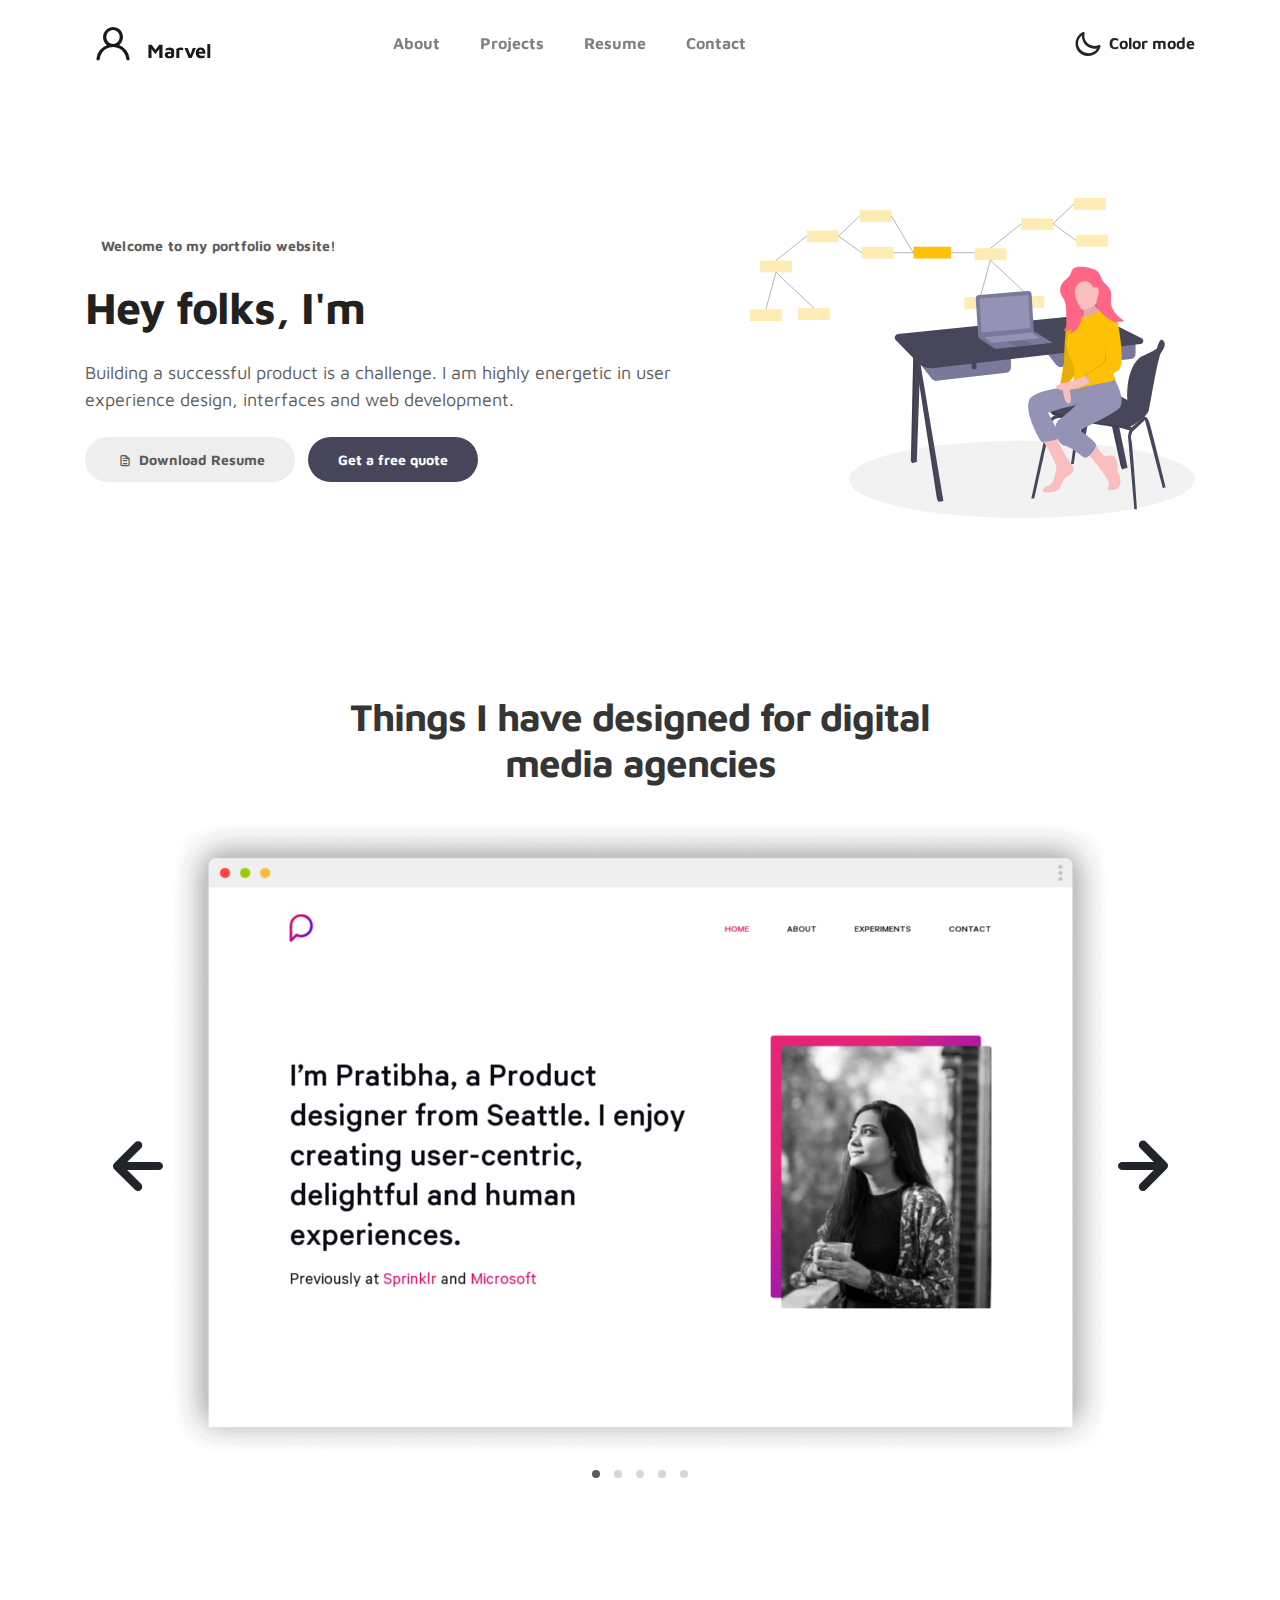
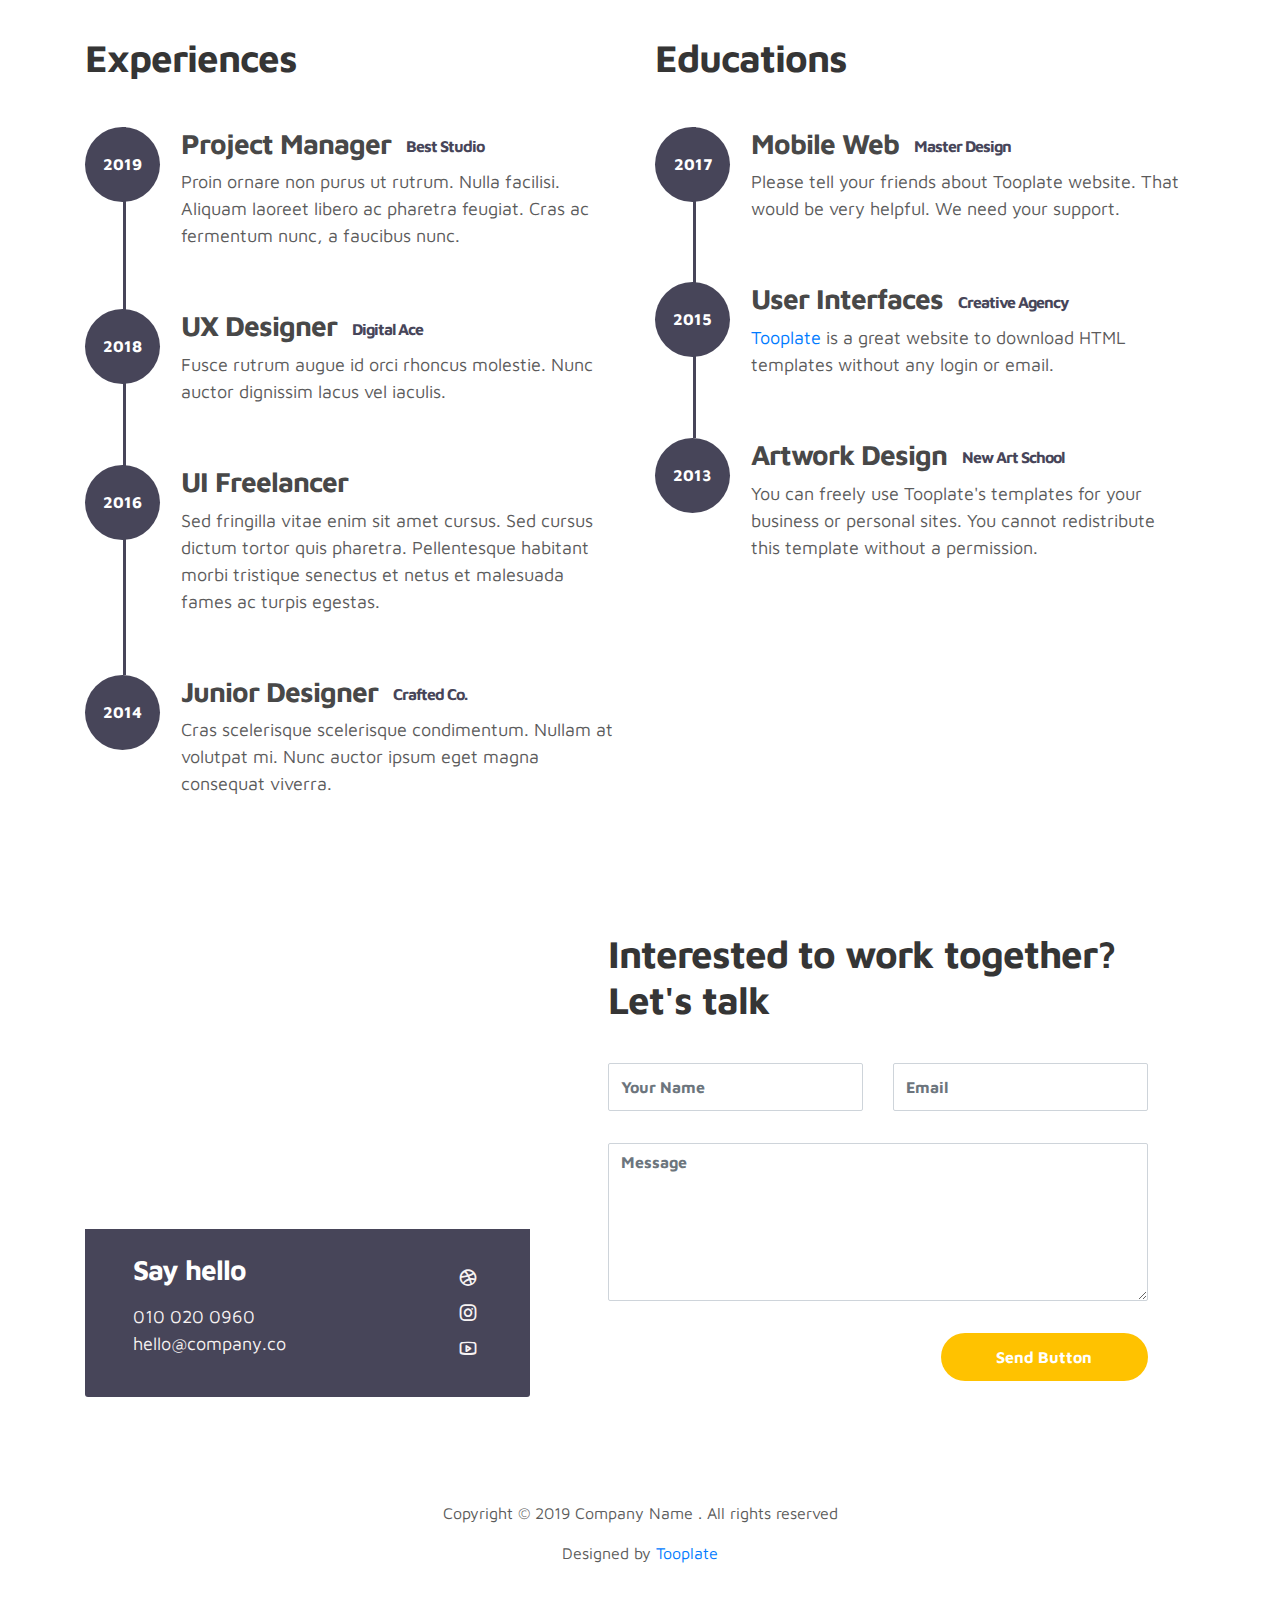
<file: index.html>
<!doctype html>
<html lang="en">
  <head>
    <meta charset="utf-8">
    <meta name="viewport" content="width=device-width, initial-scale=1, shrink-to-fit=no">
    <meta name="description" content="">
    <meta name="author" content="">

    <title>Marvel HTML Bootstrap 4 Template</title>

    <link rel="stylesheet" href="css/bootstrap.min.css">
    <link rel="stylesheet" href="css/unicons.css">
    <link rel="stylesheet" href="css/owl.carousel.min.css">
    <link rel="stylesheet" href="css/owl.theme.default.min.css">

    <!-- MAIN STYLE -->
    <link rel="stylesheet" href="css/tooplate-style.css">
    
<!--

Tooplate 2115 Marvel

https://www.tooplate.com/view/2115-marvel

-->
  </head>
  <body>

    <!-- MENU -->
    <nav class="navbar navbar-expand-sm navbar-light">
        <div class="container">
            <a class="navbar-brand" href="index.html"><i class='uil uil-user'></i> Marvel</a>

            <button class="navbar-toggler" type="button" data-toggle="collapse" data-target="#navbarNav" aria-controls="navbarNav" aria-expanded="false"
                aria-label="Toggle navigation">
                <span class="navbar-toggler-icon"></span>
                <span class="navbar-toggler-icon"></span>
                <span class="navbar-toggler-icon"></span>
            </button>

            <div class="collapse navbar-collapse" id="navbarNav">
                <ul class="navbar-nav mx-auto">
                    <li class="nav-item">
                        <a href="#about" class="nav-link"><span data-hover="About">About</span></a>
                    </li>
                    <li class="nav-item">
                        <a href="#project" class="nav-link"><span data-hover="Projects">Projects</span></a>
                    </li>
                    <li class="nav-item">
                        <a href="#resume" class="nav-link"><span data-hover="Resume">Resume</span></a>
                    </li>
                    <li class="nav-item">
                        <a href="#contact" class="nav-link"><span data-hover="Contact">Contact</span></a>
                    </li>
                </ul>

                <ul class="navbar-nav ml-lg-auto">
                    <div class="ml-lg-4">
                      <div class="color-mode d-lg-flex justify-content-center align-items-center">
                        <i class="color-mode-icon"></i>
                        Color mode
                      </div>
                    </div>
                </ul>
            </div>
        </div>
    </nav>

    <!-- ABOUT -->
    <section class="about full-screen d-lg-flex justify-content-center align-items-center" id="about">
        <div class="container">
            <div class="row">
                
                <div class="col-lg-7 col-md-12 col-12 d-flex align-items-center">
                    <div class="about-text">
                        <small class="small-text">Welcome to <span class="mobile-block">my portfolio website!</span></small>
                        <h1 class="animated animated-text">
                            <span class="mr-2">Hey folks, I'm</span>
                                <div class="animated-info">
                                    <span class="animated-item">Marvel Sann</span>
                                    <span class="animated-item">Web Designer</span>
                                    <span class="animated-item">UI Specialist</span>
                                </div>
                        </h1>

                        <p>Building a successful product is a challenge. I am highly energetic in user experience design, interfaces and web development.</p>
                        
                        <div class="custom-btn-group mt-4">
                          <a href="#" class="btn mr-lg-2 custom-btn"><i class='uil uil-file-alt'></i> Download Resume</a>
                          <a href="#contact" class="btn custom-btn custom-btn-bg custom-btn-link">Get a free quote</a>
                        </div>
                    </div>
                </div>

                <div class="col-lg-5 col-md-12 col-12">
                    <div class="about-image svg">
                        <img src="images/undraw/undraw_software_engineer_lvl5.svg" class="img-fluid" alt="svg image">
                    </div>
                </div>

            </div>
        </div>
    </section>

    <!-- PROJECTS -->
    <section class="project py-5" id="project">
        <div class="container">
                
                <div class="row">
                  <div class="col-lg-11 text-center mx-auto col-12">

                      <div class="col-lg-8 mx-auto">
                        <h2>Things I have designed for digital media agencies</h2>
                      </div>

                      <div class="owl-carousel owl-theme">
                        <div class="item">
                          <div class="project-info">
                            <img src="images/project/project-image01.png" class="img-fluid" alt="project image">
                          </div>
                        </div>

                        <div class="item">
                          <div class="project-info">
                            <img src="images/project/project-image02.png" class="img-fluid" alt="project image">
                          </div>
                        </div>

                        <div class="item">
                          <div class="project-info">
                            <img src="images/project/project-image03.png" class="img-fluid" alt="project image">
                          </div>
                        </div>

                        <div class="item">
                          <div class="project-info">
                            <img src="images/project/project-image04.png" class="img-fluid" alt="project image">
                          </div>
                        </div>

                        <div class="item">
                          <div class="project-info">
                            <img src="images/project/project-image05.png" class="img-fluid" alt="project image">
                          </div>
                        </div>
                      </div>

                  </div>
                </div>
        </div>
    </section>

    <!-- FEATURES -->
    <section class="resume py-5 d-lg-flex justify-content-center align-items-center" id="resume">
        <div class="container">
            <div class="row">

                <div class="col-lg-6 col-12">
                  <h2 class="mb-4">Experiences</h2>

                    <div class="timeline">
                        <div class="timeline-wrapper">
                             <div class="timeline-yr">
                                  <span>2019</span>
                             </div>
                             <div class="timeline-info">
                                  <h3><span>Project Manager</span><small>Best Studio</small></h3>
                                  <p>Proin ornare non purus ut rutrum. Nulla facilisi. Aliquam laoreet libero ac pharetra feugiat. Cras ac fermentum nunc, a faucibus nunc.</p>
                             </div>
                        </div>

                        <div class="timeline-wrapper">
                            <div class="timeline-yr">
                                <span>2018</span>
                            </div>
                            <div class="timeline-info">
                                <h3><span>UX Designer</span><small>Digital Ace</small></h3>
                                <p>Fusce rutrum augue id orci rhoncus molestie. Nunc auctor dignissim lacus vel iaculis.</p>
                            </div>
                        </div>

                        <div class="timeline-wrapper">
                            <div class="timeline-yr">
                                <span>2016</span>
                            </div>
                            <div class="timeline-info">
                                <h3><span>UI Freelancer</h3>
                                <p>Sed fringilla vitae enim sit amet cursus. Sed cursus dictum tortor quis pharetra. Pellentesque habitant morbi tristique senectus et netus et malesuada fames ac turpis egestas.</p>
                            </div>
                        </div>
                        
                        <div class="timeline-wrapper">
                            <div class="timeline-yr">
                                <span>2014</span>
                            </div>
                            <div class="timeline-info">
                                <h3><span>Junior Designer<small>Crafted Co.</small></h3>
                                <p>Cras scelerisque scelerisque condimentum. Nullam at volutpat mi. Nunc auctor ipsum eget magna consequat viverra.</p>
                            </div>
                        </div>

                    </div>
                </div>

                <div class="col-lg-6 col-12">
                  <h2 class="mb-4 mobile-mt-2">Educations</h2>

                    <div class="timeline">
                        <div class="timeline-wrapper">
                             <div class="timeline-yr">
                                  <span>2017</span>
                             </div>
                             <div class="timeline-info">
                                  <h3><span>Mobile Web</span><small>Master Design</small></h3>
                                  <p>Please tell your friends about Tooplate website. That would be very helpful. We need your support.</p>
                             </div>
                        </div>

                        <div class="timeline-wrapper">
                            <div class="timeline-yr">
                                <span>2015</span>
                            </div>
                            <div class="timeline-info">
                                <h3><span>User Interfaces</span><small>Creative Agency</small></h3>
                                <p><a rel="nofollow" href="https://www.facebook.com/tooplate">Tooplate</a> is a great website to download HTML templates without any login or email.</p>
                            </div>
                        </div>
                        
                        <div class="timeline-wrapper">
                            <div class="timeline-yr">
                                <span>2013</span>
                            </div>
                            <div class="timeline-info">
                                <h3><span>Artwork Design</span><small>New Art School</small></h3>
                                <p>You can freely use Tooplate's templates for your business or personal sites. You cannot redistribute this template without a permission.</p>
                            </div>
                        </div>

                    </div>
                </div>
                
            </div>
        </div>
    </section>

    <!-- CONTACT -->
    <section class="contact py-5" id="contact">
      <div class="container">
        <div class="row">
          
          <div class="col-lg-5 mr-lg-5 col-12">
            <div class="google-map w-100">
              <iframe src="https://www.google.com/maps/embed?pb=!1m18!1m12!1m3!1d12088.558402180099!2d-73.99373482142036!3d40.75895421922642!2m3!1f0!2f0!3f0!3m2!1i1024!2i768!4f13.1!3m3!1m2!1s0x89c25855b8fb3083%3A0xa0f9aef176042a5c!2sTheater+District%2C+New+York%2C+NY%2C+USA!5e0!3m2!1sen!2smm!4v1549875377188" width="400" height="300" frameborder="0" style="border:0" allowfullscreen></iframe>
            </div>

            <div class="contact-info d-flex justify-content-between align-items-center py-4 px-lg-5">
                <div class="contact-info-item">
                  <h3 class="mb-3 text-white">Say hello</h3>
                  <p class="footer-text mb-0">010 020 0960</p>
                  <p><a href="mailto:hello@company.co">hello@company.co</a></p>
                </div>

                <ul class="social-links">
                     <li><a href="#" class="uil uil-dribbble" data-toggle="tooltip" data-placement="left" title="Dribbble"></a></li>
                     <li><a href="#" class="uil uil-instagram" data-toggle="tooltip" data-placement="left" title="Instagram"></a></li>
                     <li><a href="#" class="uil uil-youtube" data-toggle="tooltip" data-placement="left" title="Youtube"></a></li>
                </ul>
            </div>
          </div>

          <div class="col-lg-6 col-12">
            <div class="contact-form">
              <h2 class="mb-4">Interested to work together? Let's talk</h2>

              <form action="" method="get">
                <div class="row">
                  <div class="col-lg-6 col-12">
                    <input type="text" class="form-control" name="name" placeholder="Your Name" id="name">
                  </div>

                  <div class="col-lg-6 col-12">
                    <input type="email" class="form-control" name="email" placeholder="Email" id="email">
                  </div>

                  <div class="col-12">
                    <textarea name="message" rows="6" class="form-control" id="message" placeholder="Message"></textarea>
                  </div>

                  <div class="ml-lg-auto col-lg-5 col-12">
                    <input type="submit" class="form-control submit-btn" value="Send Button">
                  </div>
                </div>
              </form>
            </div>
          </div>

        </div>
      </div>
    </section>

    <!-- FOOTER -->
     <footer class="footer py-5">
          <div class="container">
               <div class="row">

                    <div class="col-lg-12 col-12">                                
                        <p class="copyright-text text-center">Copyright &copy; 2019 Company Name . All rights reserved</p>
                        <p class="copyright-text text-center">Designed by <a rel="nofollow" href="https://www.facebook.com/tooplate">Tooplate</a></p>
                    </div>
                    
               </div>
          </div>
     </footer>

    <script src="js/jquery-3.3.1.min.js"></script>
    <script src="js/popper.min.js"></script>
    <script src="js/bootstrap.min.js"></script>
    <script src="js/Headroom.js"></script>
    <script src="js/jQuery.headroom.js"></script>
    <script src="js/owl.carousel.min.js"></script>
    <script src="js/smoothscroll.js"></script>
    <script src="js/custom.js"></script>

  </body>
</html>
</file>
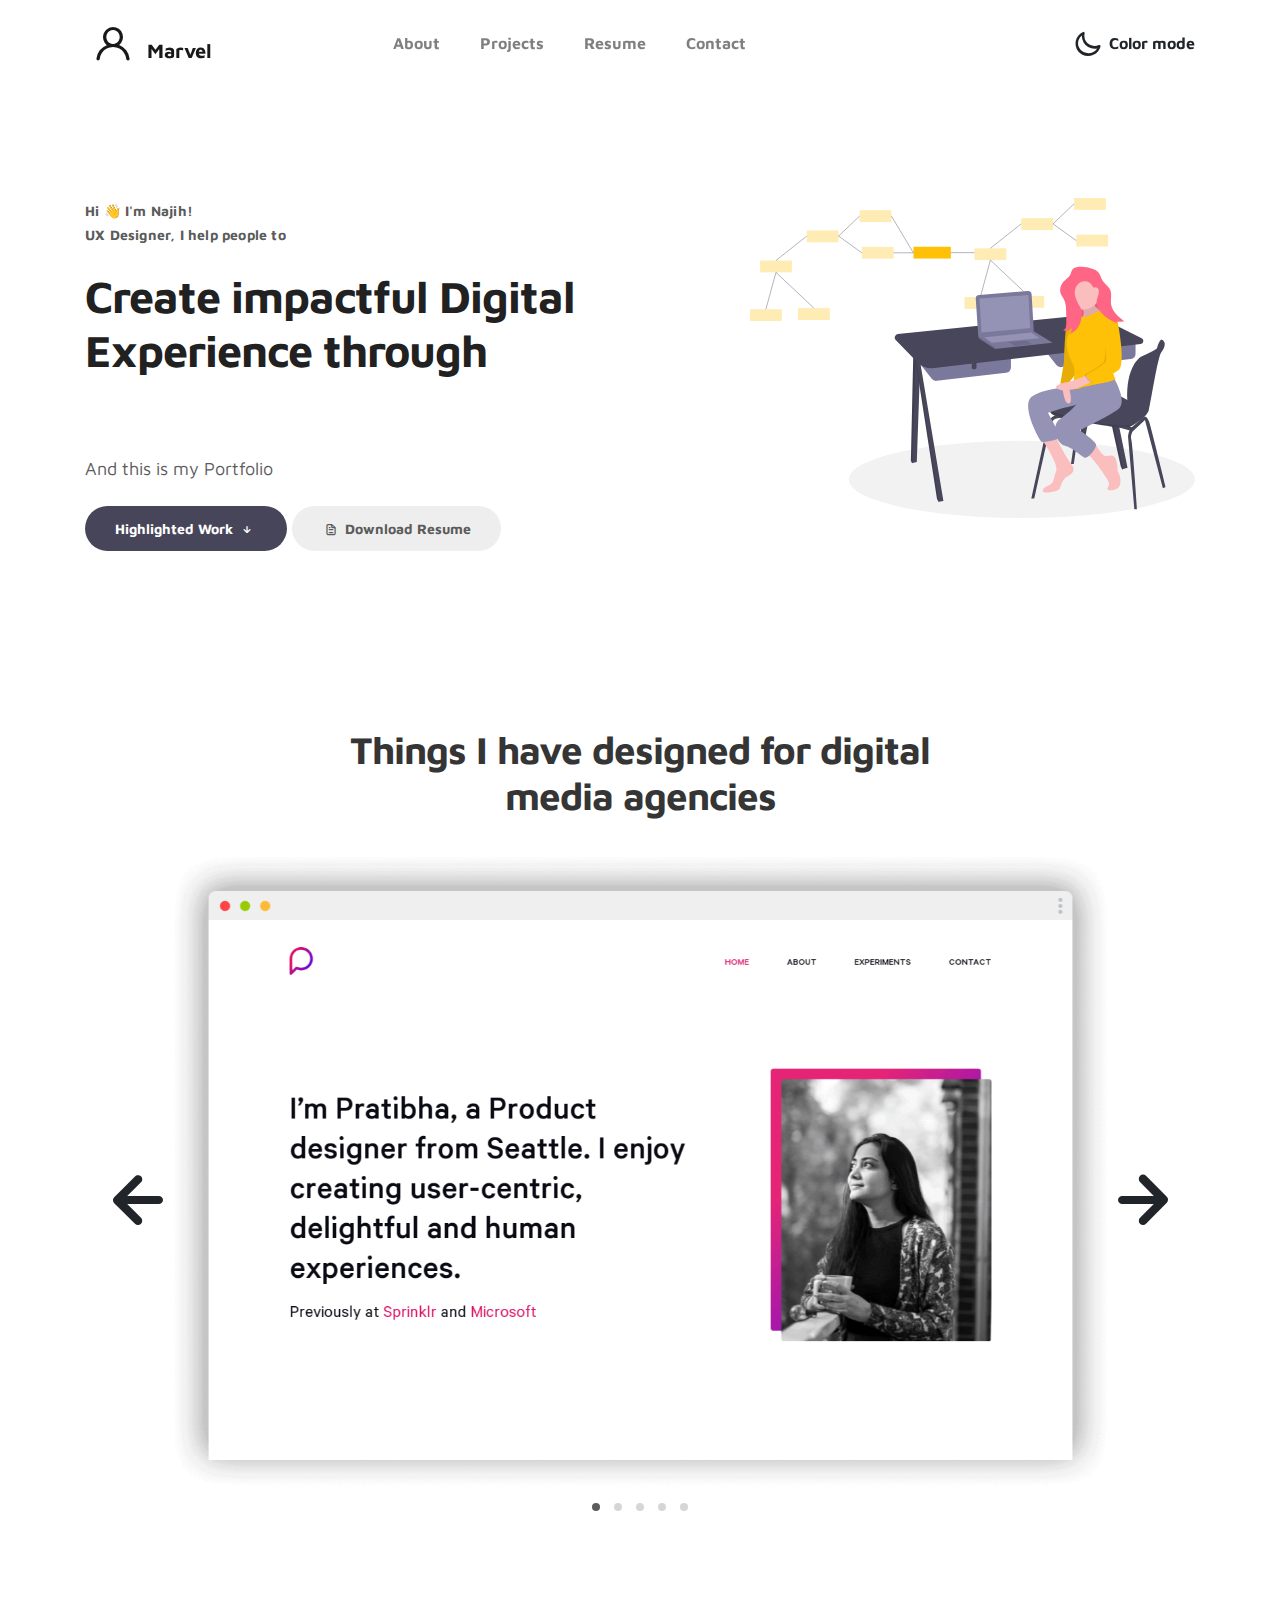
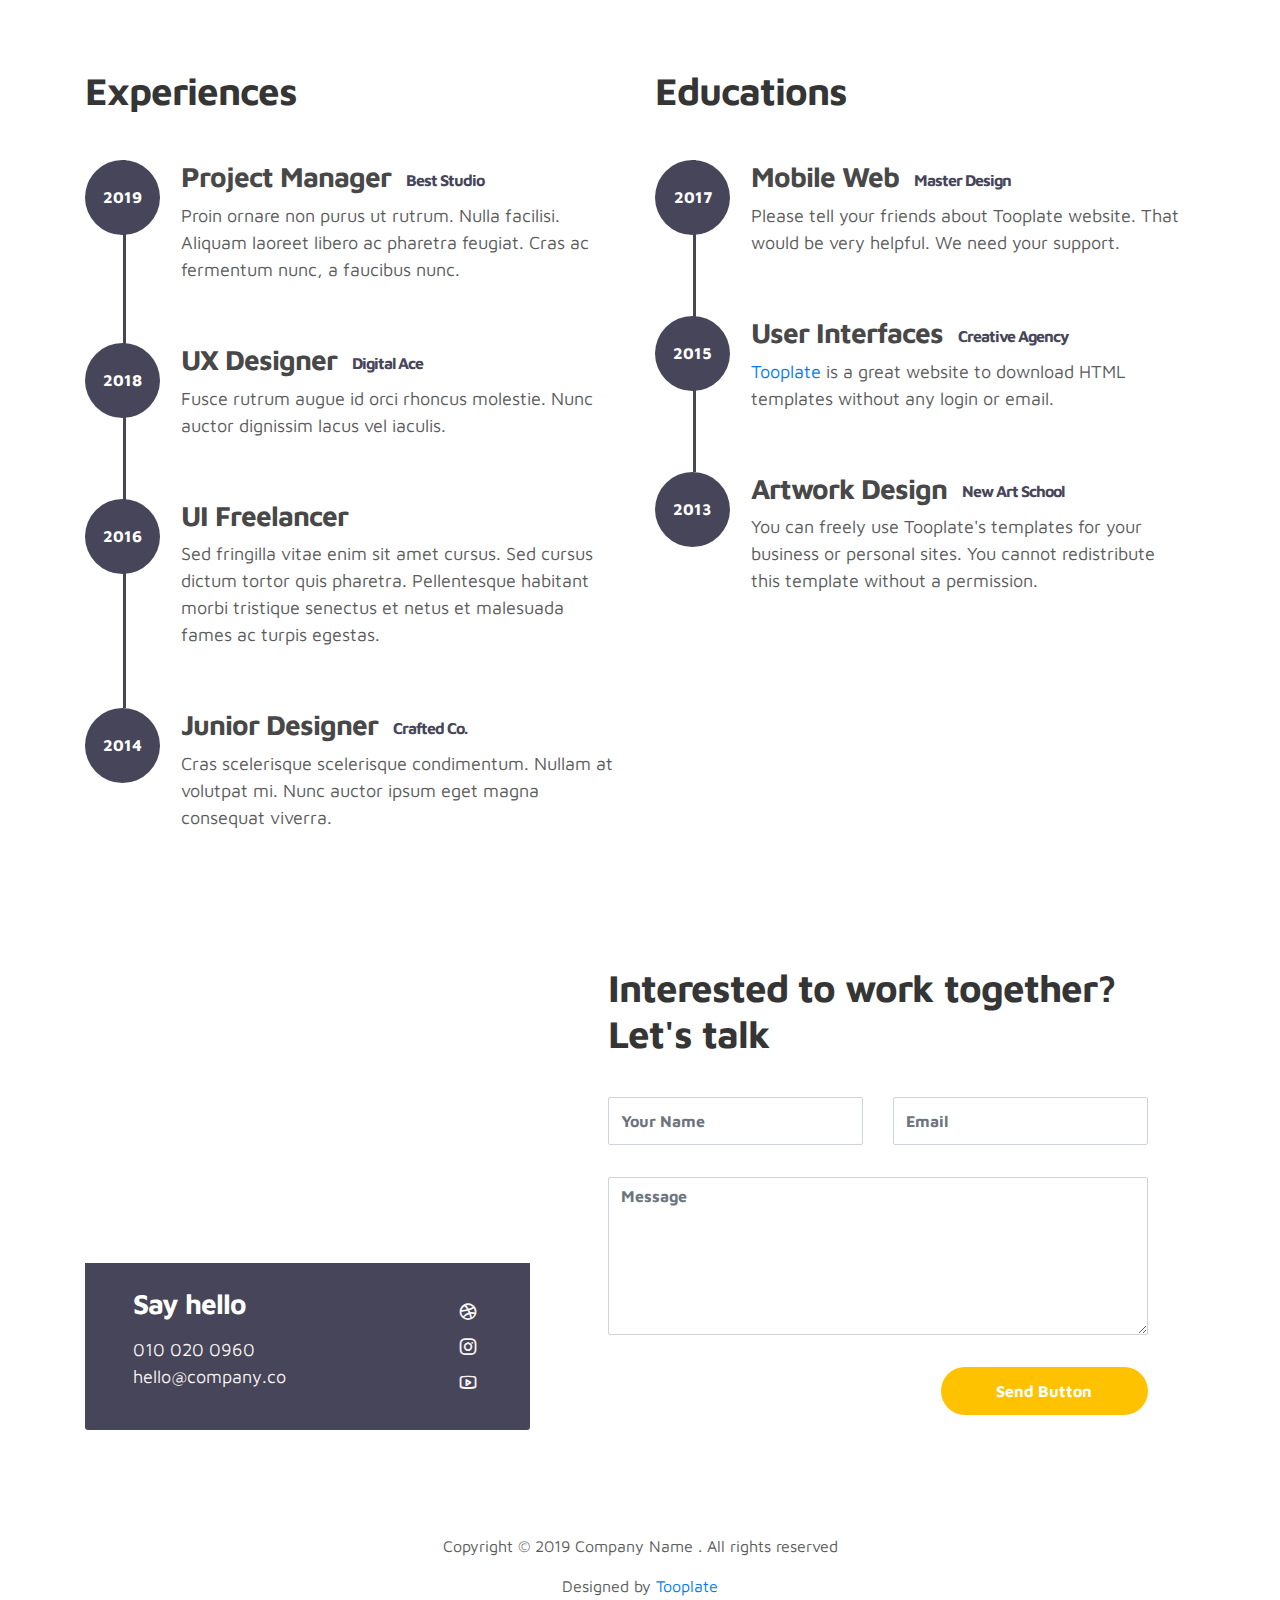
<file: index copy.html>
<!doctype html>
<html lang="en">

<head>
  <meta charset="utf-8">
  <meta name="viewport" content="width=device-width, initial-scale=1, shrink-to-fit=no">
  <meta name="description" content="">
  <meta name="author" content="">

  <title>Najih Azkalhaq, Digital Product Tinkerer</title>

  <link rel="stylesheet" href="css/bootstrap.min.css">
  <link rel="stylesheet" href="css/unicons.css">
  <link rel="stylesheet" href="css/owl.carousel.min.css">
  <link rel="stylesheet" href="css/owl.theme.default.min.css">

  <style>
    .slide-bottom {
      -webkit-animation: slide-bottom 1s ease-in-out 1s infinite alternate both;
      animation: slide-bottom 1s ease-in-out 1s infinite alternate both;
    }

    /* ----------------------------------------------
 * Generated by Animista on 2021-9-6 10:21:51
 * Licensed under FreeBSD License.
 * See http://animista.net/license for more info. 
 * w: http://animista.net, t: @cssanimista
 * ---------------------------------------------- */

    /**
 * ----------------------------------------
 * animation slide-bottom
 * ----------------------------------------
 */
    @-webkit-keyframes slide-bottom {
      0% {
        -webkit-transform: translateY(0);
        transform: translateY(0);
      }

      100% {
        -webkit-transform: translateY(100px);
        transform: translateY(100px);
      }
    }

    @keyframes slide-bottom {
      0% {
        -webkit-transform: translateY(0);
        transform: translateY(0);
      }

      100% {
        -webkit-transform: translateY(100px);
        transform: translateY(100px);
      }
    }
  </style>

  <!-- MAIN STYLE -->
  <link rel="stylesheet" href="css/tooplate-style.css">
  <!--

Tooplate 2115 Marvel

https://www.tooplate.com/view/2115-marvel

-->
</head>

<body>

  <!-- MENU -->
  <nav class="navbar navbar-expand-sm navbar-light">
    <div class="container">
      <a class="navbar-brand" href="index.html"><i class='uil uil-user'></i> Marvel</a>

      <button class="navbar-toggler" type="button" data-toggle="collapse" data-target="#navbarNav"
        aria-controls="navbarNav" aria-expanded="false" aria-label="Toggle navigation">
        <span class="navbar-toggler-icon"></span>
        <span class="navbar-toggler-icon"></span>
        <span class="navbar-toggler-icon"></span>
      </button>

      <div class="collapse navbar-collapse" id="navbarNav">
        <ul class="navbar-nav mx-auto">
          <li class="nav-item">
            <a href="#about" class="nav-link"><span data-hover="About">About</span></a>
          </li>
          <li class="nav-item">
            <a href="#project" class="nav-link"><span data-hover="Projects">Projects</span></a>
          </li>
          <li class="nav-item">
            <a href="#resume" class="nav-link"><span data-hover="Resume">Resume</span></a>
          </li>
          <li class="nav-item">
            <a href="#contact" class="nav-link"><span data-hover="Contact">Contact</span></a>
          </li>
        </ul>

        <ul class="navbar-nav ml-lg-auto">
          <div class="ml-lg-4">
            <div class="color-mode d-lg-flex justify-content-center align-items-center">
              <i class="color-mode-icon"></i>
              Color mode
            </div>
          </div>
        </ul>
      </div>
    </div>
  </nav>

  <!-- ABOUT -->
  <section class="about full-screen d-lg-flex justify-content-center align-items-center" id="about">
    <div class="container">
      <div class="row">

        <div class="col-lg-7 col-md-12 col-12 d-flex align-items-center">
          <div class="about-text">
            <small class="small-text" style="padding-left: 0px;">
              Hi 👋 I'm Najih!
              <span class="mobile-block"><br> UX Designer,</span> I help people to
            </small>
            <h1 class="animated animated-text">
              <span class="mr-2">Create impactful
                Digital Experience
                through</span>
              <div class="animated-info">
                <span class="animated-item">Empathy</span>
                <span class="animated-item">Define</span>
                <span class="animated-item">Ideate</span>
                <span class="animated-item">Prototype</span>
                <span class="animated-item">Test</span>
              </div>
            </h1>

            <p>And this is my Portfolio</p>

            <div class="custom-btn-group mt-4">
              <a href="#contact" class="btn custom-btn custom-btn-bg custom-btn-link">Highlighted Work <i
                  class="slide-bottom uil uil-arrow-down"></i></a>
              <a href="#" class="btn mr-lg-2 custom-btn"><i class='uil uil-file-alt'></i> Download Resume</a>
            </div>
          </div>
        </div>

        <div class="col-lg-5 col-md-12 col-12">
          <div class="about-image svg">
            <img src="images/undraw/undraw_software_engineer_lvl5.svg" class="img-fluid" alt="svg image">
          </div>
        </div>

      </div>
    </div>
  </section>

  <!-- PROJECTS -->
  <section class="project py-5" id="project">
    <div class="container">

      <div class="row">
        <div class="col-lg-11 text-center mx-auto col-12">

          <div class="col-lg-8 mx-auto">
            <h2>Things I have designed for digital media agencies</h2>
          </div>

          <div class="owl-carousel owl-theme">
            <div class="item">
              <div class="project-info">
                <img src="images/project/project-image01.png" class="img-fluid" alt="project image">
              </div>
            </div>

            <div class="item">
              <div class="project-info">
                <img src="images/project/project-image02.png" class="img-fluid" alt="project image">
              </div>
            </div>

            <div class="item">
              <div class="project-info">
                <img src="images/project/project-image03.png" class="img-fluid" alt="project image">
              </div>
            </div>

            <div class="item">
              <div class="project-info">
                <img src="images/project/project-image04.png" class="img-fluid" alt="project image">
              </div>
            </div>

            <div class="item">
              <div class="project-info">
                <img src="images/project/project-image05.png" class="img-fluid" alt="project image">
              </div>
            </div>
          </div>

        </div>
      </div>
    </div>
  </section>

  <!-- FEATURES -->
  <section class="resume py-5 d-lg-flex justify-content-center align-items-center" id="resume">
    <div class="container">
      <div class="row">

        <div class="col-lg-6 col-12">
          <h2 class="mb-4">Experiences</h2>

          <div class="timeline">
            <div class="timeline-wrapper">
              <div class="timeline-yr">
                <span>2019</span>
              </div>
              <div class="timeline-info">
                <h3><span>Project Manager</span><small>Best Studio</small></h3>
                <p>Proin ornare non purus ut rutrum. Nulla facilisi. Aliquam laoreet libero ac pharetra feugiat. Cras ac
                  fermentum nunc, a faucibus nunc.</p>
              </div>
            </div>

            <div class="timeline-wrapper">
              <div class="timeline-yr">
                <span>2018</span>
              </div>
              <div class="timeline-info">
                <h3><span>UX Designer</span><small>Digital Ace</small></h3>
                <p>Fusce rutrum augue id orci rhoncus molestie. Nunc auctor dignissim lacus vel iaculis.</p>
              </div>
            </div>

            <div class="timeline-wrapper">
              <div class="timeline-yr">
                <span>2016</span>
              </div>
              <div class="timeline-info">
                <h3><span>UI Freelancer</h3>
                <p>Sed fringilla vitae enim sit amet cursus. Sed cursus dictum tortor quis pharetra. Pellentesque
                  habitant morbi tristique senectus et netus et malesuada fames ac turpis egestas.</p>
              </div>
            </div>

            <div class="timeline-wrapper">
              <div class="timeline-yr">
                <span>2014</span>
              </div>
              <div class="timeline-info">
                <h3><span>Junior Designer<small>Crafted Co.</small></h3>
                <p>Cras scelerisque scelerisque condimentum. Nullam at volutpat mi. Nunc auctor ipsum eget magna
                  consequat viverra.</p>
              </div>
            </div>

          </div>
        </div>

        <div class="col-lg-6 col-12">
          <h2 class="mb-4 mobile-mt-2">Educations</h2>

          <div class="timeline">
            <div class="timeline-wrapper">
              <div class="timeline-yr">
                <span>2017</span>
              </div>
              <div class="timeline-info">
                <h3><span>Mobile Web</span><small>Master Design</small></h3>
                <p>Please tell your friends about Tooplate website. That would be very helpful. We need your support.
                </p>
              </div>
            </div>

            <div class="timeline-wrapper">
              <div class="timeline-yr">
                <span>2015</span>
              </div>
              <div class="timeline-info">
                <h3><span>User Interfaces</span><small>Creative Agency</small></h3>
                <p><a rel="nofollow" href="https://www.facebook.com/tooplate">Tooplate</a> is a great website to
                  download HTML templates without any login or email.</p>
              </div>
            </div>

            <div class="timeline-wrapper">
              <div class="timeline-yr">
                <span>2013</span>
              </div>
              <div class="timeline-info">
                <h3><span>Artwork Design</span><small>New Art School</small></h3>
                <p>You can freely use Tooplate's templates for your business or personal sites. You cannot redistribute
                  this template without a permission.</p>
              </div>
            </div>

          </div>
        </div>

      </div>
    </div>
  </section>

  <!-- CONTACT -->
  <section class="contact py-5" id="contact">
    <div class="container">
      <div class="row">

        <div class="col-lg-5 mr-lg-5 col-12">
          <div class="google-map w-100">
            <iframe
              src="https://www.google.com/maps/embed?pb=!1m18!1m12!1m3!1d12088.558402180099!2d-73.99373482142036!3d40.75895421922642!2m3!1f0!2f0!3f0!3m2!1i1024!2i768!4f13.1!3m3!1m2!1s0x89c25855b8fb3083%3A0xa0f9aef176042a5c!2sTheater+District%2C+New+York%2C+NY%2C+USA!5e0!3m2!1sen!2smm!4v1549875377188"
              width="400" height="300" frameborder="0" style="border:0" allowfullscreen></iframe>
          </div>

          <div class="contact-info d-flex justify-content-between align-items-center py-4 px-lg-5">
            <div class="contact-info-item">
              <h3 class="mb-3 text-white">Say hello</h3>
              <p class="footer-text mb-0">010 020 0960</p>
              <p><a href="mailto:hello@company.co">hello@company.co</a></p>
            </div>

            <ul class="social-links">
              <li><a href="#" class="uil uil-dribbble" data-toggle="tooltip" data-placement="left" title="Dribbble"></a>
              </li>
              <li><a href="#" class="uil uil-instagram" data-toggle="tooltip" data-placement="left"
                  title="Instagram"></a></li>
              <li><a href="#" class="uil uil-youtube" data-toggle="tooltip" data-placement="left" title="Youtube"></a>
              </li>
            </ul>
          </div>
        </div>

        <div class="col-lg-6 col-12">
          <div class="contact-form">
            <h2 class="mb-4">Interested to work together? Let's talk</h2>

            <form action="" method="get">
              <div class="row">
                <div class="col-lg-6 col-12">
                  <input type="text" class="form-control" name="name" placeholder="Your Name" id="name">
                </div>

                <div class="col-lg-6 col-12">
                  <input type="email" class="form-control" name="email" placeholder="Email" id="email">
                </div>

                <div class="col-12">
                  <textarea name="message" rows="6" class="form-control" id="message" placeholder="Message"></textarea>
                </div>

                <div class="ml-lg-auto col-lg-5 col-12">
                  <input type="submit" class="form-control submit-btn" value="Send Button">
                </div>
              </div>
            </form>
          </div>
        </div>

      </div>
    </div>
  </section>

  <!-- FOOTER -->
  <footer class="footer py-5">
    <div class="container">
      <div class="row">

        <div class="col-lg-12 col-12">
          <p class="copyright-text text-center">Copyright &copy; 2019 Company Name . All rights reserved</p>
          <p class="copyright-text text-center">Designed by <a rel="nofollow"
              href="https://www.facebook.com/tooplate">Tooplate</a></p>
        </div>

      </div>
    </div>
  </footer>

  <script src="js/jquery-3.3.1.min.js"></script>
  <script src="js/popper.min.js"></script>
  <script src="js/bootstrap.min.js"></script>
  <script src="js/Headroom.js"></script>
  <script src="js/jQuery.headroom.js"></script>
  <script src="js/owl.carousel.min.js"></script>
  <script src="js/smoothscroll.js"></script>
  <script src="js/custom.js"></script>

</body>

</html>
</file>
<file: css/unicons.css>
@font-face {
  font-family: 'unicons';
  src: url('../font/unicons.eot?42479262');
  src: url('../font/unicons.eot?42479262#iefix') format('embedded-opentype'),
       url('../font/unicons.woff2?42479262') format('woff2'),
       url('../font/unicons.woff?42479262') format('woff'),
       url('../font/unicons.ttf?42479262') format('truetype'),
       url('../font/unicons.svg?42479262#unicons') format('svg');
  font-weight: normal;
  font-style: normal;
}
/* Chrome hack: SVG is rendered more smooth in Windozze. 100% magic, uncomment if you need it. */
/* Note, that will break hinting! In other OS-es font will be not as sharp as it could be */
/*
@media screen and (-webkit-min-device-pixel-ratio:0) {
  @font-face {
    font-family: 'unicons';
    src: url('../font/unicons.svg?42479262#unicons') format('svg');
  }
}
*/
 
 [class^="uil-"]:before, [class*=" uil-"]:before {
  font-family: "unicons";
  font-style: normal;
  font-weight: normal;
  speak: none;
 
  display: inline-block;
  text-decoration: inherit;
  width: 1em;
  margin-right: .2em;
  text-align: center;
  /* opacity: .8; */
 
  /* For safety - reset parent styles, that can break glyph codes*/
  font-variant: normal;
  text-transform: none;
 
  /* fix buttons height, for twitter bootstrap */
  line-height: 1em;
 
  /* Animation center compensation - margins should be symmetric */
  /* remove if not needed */
  margin-left: .2em;
 
  /* you can be more comfortable with increased icons size */
  /* font-size: 120%; */
 
  /* Font smoothing. That was taken from TWBS */
  -webkit-font-smoothing: antialiased;
  -moz-osx-font-smoothing: grayscale;
 
  /* Uncomment for 3D effect */
  /* text-shadow: 1px 1px 1px rgba(127, 127, 127, 0.3); */
}
 
.uil-abacus:before { content: '\e800'; } /* '' */
.uil-accessible-icon-alt:before { content: '\e801'; } /* '' */
.uil-adjust-alt:before { content: '\e802'; } /* '' */
.uil-adjust-circle:before { content: '\e803'; } /* '' */
.uil-adjust-half:before { content: '\e804'; } /* '' */
.uil-adjust:before { content: '\e805'; } /* '' */
.uil-airplay:before { content: '\e806'; } /* '' */
.uil-align-alt:before { content: '\e807'; } /* '' */
.uil-align-center-alt:before { content: '\e808'; } /* '' */
.uil-align-center-h:before { content: '\e809'; } /* '' */
.uil-align-center-justify:before { content: '\e80a'; } /* '' */
.uil-align-center-v:before { content: '\e80b'; } /* '' */
.uil-align-center:before { content: '\e80c'; } /* '' */
.uil-align-justify:before { content: '\e80d'; } /* '' */
.uil-align-left-justify:before { content: '\e80e'; } /* '' */
.uil-align-left:before { content: '\e80f'; } /* '' */
.uil-align-letter-right:before { content: '\e810'; } /* '' */
.uil-align-right-justify:before { content: '\e811'; } /* '' */
.uil-align-right:before { content: '\e812'; } /* '' */
.uil-align:before { content: '\e813'; } /* '' */
.uil-ambulance:before { content: '\e814'; } /* '' */
.uil-analysis:before { content: '\e815'; } /* '' */
.uil-analytics:before { content: '\e816'; } /* '' */
.uil-anchor:before { content: '\e817'; } /* '' */
.uil-android-phone-slash:before { content: '\e818'; } /* '' */
.uil-angle-double-down:before { content: '\e819'; } /* '' */
.uil-angle-double-left:before { content: '\e81a'; } /* '' */
.uil-angle-double-right:before { content: '\e81b'; } /* '' */
.uil-angle-double-up:before { content: '\e81c'; } /* '' */
.uil-angle-down:before { content: '\e81d'; } /* '' */
.uil-angle-left:before { content: '\e81e'; } /* '' */
.uil-angle-right-b:before { content: '\e81f'; } /* '' */
.uil-angle-right:before { content: '\e820'; } /* '' */
.uil-angle-up:before { content: '\e821'; } /* '' */
.uil-annoyed-alt:before { content: '\e822'; } /* '' */
.uil-annoyed:before { content: '\e823'; } /* '' */
.uil-apps:before { content: '\e824'; } /* '' */
.uil-archive-alt:before { content: '\e825'; } /* '' */
.uil-archive:before { content: '\e826'; } /* '' */
.uil-arrow-break:before { content: '\e827'; } /* '' */
.uil-arrow-circle-down:before { content: '\e828'; } /* '' */
.uil-arrow-circle-left:before { content: '\e829'; } /* '' */
.uil-arrow-circle-right:before { content: '\e82a'; } /* '' */
.uil-arrow-circle-up:before { content: '\e82b'; } /* '' */
.uil-arrow-compress-h:before { content: '\e82c'; } /* '' */
.uil-arrow-down-left:before { content: '\e82d'; } /* '' */
.uil-arrow-down-right:before { content: '\e82e'; } /* '' */
.uil-arrow-down:before { content: '\e82f'; } /* '' */
.uil-arrow-from-right:before { content: '\e830'; } /* '' */
.uil-arrow-from-top:before { content: '\e831'; } /* '' */
.uil-arrow-growth:before { content: '\e832'; } /* '' */
.uil-arrow-left:before { content: '\e833'; } /* '' */
.uil-arrow-random:before { content: '\e834'; } /* '' */
.uil-arrow-resize-diagonal:before { content: '\e835'; } /* '' */
.uil-arrow-right:before { content: '\e836'; } /* '' */
.uil-arrow-to-bottom:before { content: '\e837'; } /* '' */
.uil-arrow-to-right:before { content: '\e838'; } /* '' */
.uil-arrow-up-left:before { content: '\e839'; } /* '' */
.uil-arrow-up-right:before { content: '\e83a'; } /* '' */
.uil-arrow-up:before { content: '\e83b'; } /* '' */
.uil-arrows-h-alt:before { content: '\e83c'; } /* '' */
.uil-arrows-h:before { content: '\e83d'; } /* '' */
.uil-arrows-left-down:before { content: '\e83e'; } /* '' */
.uil-arrows-maximize:before { content: '\e83f'; } /* '' */
.uil-arrows-merge:before { content: '\e840'; } /* '' */
.uil-arrows-resize-h:before { content: '\e841'; } /* '' */
.uil-arrows-resize-v:before { content: '\e842'; } /* '' */
.uil-arrows-resize:before { content: '\e843'; } /* '' */
.uil-arrows-right-down:before { content: '\e844'; } /* '' */
.uil-arrows-shrink-h:before { content: '\e845'; } /* '' */
.uil-arrows-shrink-v:before { content: '\e846'; } /* '' */
.uil-arrows-up-right:before { content: '\e847'; } /* '' */
.uil-arrows-v-alt:before { content: '\e848'; } /* '' */
.uil-arrows-v:before { content: '\e849'; } /* '' */
.uil-at:before { content: '\e84a'; } /* '' */
.uil-atm-card:before { content: '\e84b'; } /* '' */
.uil-atom:before { content: '\e84c'; } /* '' */
.uil-auto-flash:before { content: '\e84d'; } /* '' */
.uil-award-alt:before { content: '\e84e'; } /* '' */
.uil-award:before { content: '\e84f'; } /* '' */
.uil-baby-carriage:before { content: '\e850'; } /* '' */
.uil-backpack:before { content: '\e851'; } /* '' */
.uil-backspace:before { content: '\e852'; } /* '' */
.uil-backward:before { content: '\e853'; } /* '' */
.uil-bag-alt:before { content: '\e854'; } /* '' */
.uil-bag-slash:before { content: '\e855'; } /* '' */
.uil-bag:before { content: '\e856'; } /* '' */
.uil-ball:before { content: '\e857'; } /* '' */
.uil-ban:before { content: '\e858'; } /* '' */
.uil-bars:before { content: '\e859'; } /* '' */
.uil-basketball-hoop:before { content: '\e85a'; } /* '' */
.uil-basketball:before { content: '\e85b'; } /* '' */
.uil-battery-bolt:before { content: '\e85c'; } /* '' */
.uil-battery-empty:before { content: '\e85d'; } /* '' */
.uil-bed-double:before { content: '\e85e'; } /* '' */
.uil-bed:before { content: '\e85f'; } /* '' */
.uil-bell-school:before { content: '\e860'; } /* '' */
.uil-bell-slash:before { content: '\e861'; } /* '' */
.uil-bill:before { content: '\e862'; } /* '' */
.uil-bitcoin-circle:before { content: '\e863'; } /* '' */
.uil-bitcoin:before { content: '\e864'; } /* '' */
.uil-bluetooth-b:before { content: '\e865'; } /* '' */
.uil-bolt-alt:before { content: '\e866'; } /* '' */
.uil-bolt-slash:before { content: '\e867'; } /* '' */
.uil-bolt:before { content: '\e868'; } /* '' */
.uil-book-alt:before { content: '\e869'; } /* '' */
.uil-book-medical:before { content: '\e86a'; } /* '' */
.uil-book-open:before { content: '\e86b'; } /* '' */
.uil-book-reader:before { content: '\e86c'; } /* '' */
.uil-book:before { content: '\e86d'; } /* '' */
.uil-bookmark-full:before { content: '\e86e'; } /* '' */
.uil-bookmark:before { content: '\e86f'; } /* '' */
.uil-books:before { content: '\e870'; } /* '' */
.uil-boombox:before { content: '\e871'; } /* '' */
.uil-border-alt:before { content: '\e872'; } /* '' */
.uil-border-bottom:before { content: '\e873'; } /* '' */
.uil-border-clear:before { content: '\e874'; } /* '' */
.uil-border-horizontal:before { content: '\e875'; } /* '' */
.uil-border-inner:before { content: '\e876'; } /* '' */
.uil-border-left:before { content: '\e877'; } /* '' */
.uil-border-out:before { content: '\e878'; } /* '' */
.uil-border-right:before { content: '\e879'; } /* '' */
.uil-border-top:before { content: '\e87a'; } /* '' */
.uil-border-vertical:before { content: '\e87b'; } /* '' */
.uil-box:before { content: '\e87c'; } /* '' */
.uil-briefcase-alt:before { content: '\e87d'; } /* '' */
.uil-briefcase:before { content: '\e87e'; } /* '' */
.uil-bright:before { content: '\e87f'; } /* '' */
.uil-brightness-empty:before { content: '\e880'; } /* '' */
.uil-brightness-half:before { content: '\e881'; } /* '' */
.uil-brightness-low:before { content: '\e882'; } /* '' */
.uil-brightness-minus:before { content: '\e883'; } /* '' */
.uil-brightness-plus:before { content: '\e884'; } /* '' */
.uil-brightness:before { content: '\e885'; } /* '' */
.uil-bring-bottom:before { content: '\e886'; } /* '' */
.uil-bring-front:before { content: '\e887'; } /* '' */
.uil-brush-alt:before { content: '\e888'; } /* '' */
.uil-bug:before { content: '\e889'; } /* '' */
.uil-building:before { content: '\e88a'; } /* '' */
.uil-bullseye:before { content: '\e88b'; } /* '' */
.uil-bus-alt:before { content: '\e88c'; } /* '' */
.uil-bus-school:before { content: '\e88d'; } /* '' */
.uil-bus:before { content: '\e88e'; } /* '' */
.uil-calcualtor:before { content: '\e88f'; } /* '' */
.uil-calculator-alt:before { content: '\e890'; } /* '' */
.uil-calendar-alt:before { content: '\e891'; } /* '' */
.uil-calendar-slash:before { content: '\e892'; } /* '' */
.uil-calender:before { content: '\e893'; } /* '' */
.uil-calling:before { content: '\e894'; } /* '' */
.uil-camera-plus:before { content: '\e895'; } /* '' */
.uil-camera-slash:before { content: '\e896'; } /* '' */
.uil-camera:before { content: '\e897'; } /* '' */
.uil-cancel:before { content: '\e898'; } /* '' */
.uil-capsule:before { content: '\e899'; } /* '' */
.uil-capture:before { content: '\e89a'; } /* '' */
.uil-car-sideview:before { content: '\e89b'; } /* '' */
.uil-car-slash:before { content: '\e89c'; } /* '' */
.uil-car-wash:before { content: '\e89d'; } /* '' */
.uil-car:before { content: '\e89e'; } /* '' */
.uil-card-atm:before { content: '\e89f'; } /* '' */
.uil-caret-right:before { content: '\e8a0'; } /* '' */
.uil-cart:before { content: '\e8a1'; } /* '' */
.uil-cell:before { content: '\e8a2'; } /* '' */
.uil-celsius:before { content: '\e8a3'; } /* '' */
.uil-chart-bar-alt:before { content: '\e8a4'; } /* '' */
.uil-chart-bar:before { content: '\e8a5'; } /* '' */
.uil-chart-down:before { content: '\e8a6'; } /* '' */
.uil-chart-growth-alt:before { content: '\e8a7'; } /* '' */
.uil-chart-growth:before { content: '\e8a8'; } /* '' */
.uil-chart-line:before { content: '\e8a9'; } /* '' */
.uil-chart-pie-alt:before { content: '\e8aa'; } /* '' */
.uil-chart-pie:before { content: '\e8ab'; } /* '' */
.uil-chart:before { content: '\e8ac'; } /* '' */
.uil-chat-bubble-user:before { content: '\e8ad'; } /* '' */
.uil-chat-info:before { content: '\e8ae'; } /* '' */
.uil-chat:before { content: '\e8af'; } /* '' */
.uil-check-circle:before { content: '\e8b0'; } /* '' */
.uil-check-square:before { content: '\e8b1'; } /* '' */
.uil-check:before { content: '\e8b2'; } /* '' */
.uil-circle-layer:before { content: '\e8b3'; } /* '' */
.uil-circle:before { content: '\e8b4'; } /* '' */
.uil-circuit:before { content: '\e8b5'; } /* '' */
.uil-clapper-board:before { content: '\e8b6'; } /* '' */
.uil-clipboard-alt:before { content: '\e8b7'; } /* '' */
.uil-clipboard-blank:before { content: '\e8b8'; } /* '' */
.uil-clipboard-notes:before { content: '\e8b9'; } /* '' */
.uil-clipboard:before { content: '\e8ba'; } /* '' */
.uil-clock-eight:before { content: '\e8bb'; } /* '' */
.uil-clock-five:before { content: '\e8bc'; } /* '' */
.uil-clock-nine:before { content: '\e8bd'; } /* '' */
.uil-clock-seven:before { content: '\e8be'; } /* '' */
.uil-clock-ten:before { content: '\e8bf'; } /* '' */
.uil-clock-three:before { content: '\e8c0'; } /* '' */
.uil-clock-two:before { content: '\e8c1'; } /* '' */
.uil-clock:before { content: '\e8c2'; } /* '' */
.uil-closed-captioning:before { content: '\e8c3'; } /* '' */
.uil-cloud-block:before { content: '\e8c4'; } /* '' */
.uil-cloud-bookmark:before { content: '\e8c5'; } /* '' */
.uil-cloud-check:before { content: '\e8c6'; } /* '' */
.uil-cloud-computing:before { content: '\e8c7'; } /* '' */
.uil-cloud-data-connection:before { content: '\e8c8'; } /* '' */
.uil-cloud-database-tree:before { content: '\e8c9'; } /* '' */
.uil-cloud-download:before { content: '\e8ca'; } /* '' */
.uil-cloud-drizzle:before { content: '\e8cb'; } /* '' */
.uil-cloud-exclamation:before { content: '\e8cc'; } /* '' */
.uil-cloud-hail:before { content: '\e8cd'; } /* '' */
.uil-cloud-heart:before { content: '\e8ce'; } /* '' */
.uil-cloud-info:before { content: '\e8cf'; } /* '' */
.uil-cloud-lock:before { content: '\e8d0'; } /* '' */
.uil-cloud-meatball:before { content: '\e8d1'; } /* '' */
.uil-cloud-moon-hail:before { content: '\e8d2'; } /* '' */
.uil-cloud-moon-meatball:before { content: '\e8d3'; } /* '' */
.uil-cloud-moon-rain:before { content: '\e8d4'; } /* '' */
.uil-cloud-moon-showers:before { content: '\e8d5'; } /* '' */
.uil-cloud-moon:before { content: '\e8d6'; } /* '' */
.uil-cloud-question:before { content: '\e8d7'; } /* '' */
.uil-cloud-rain-sun:before { content: '\e8d8'; } /* '' */
.uil-cloud-rain:before { content: '\e8d9'; } /* '' */
.uil-cloud-redo:before { content: '\e8da'; } /* '' */
.uil-cloud-set:before { content: '\e8db'; } /* '' */
.uil-cloud-share:before { content: '\e8dc'; } /* '' */
.uil-cloud-shield:before { content: '\e8dd'; } /* '' */
.uil-cloud-showers-alt:before { content: '\e8de'; } /* '' */
.uil-cloud-showers-heavy:before { content: '\e8df'; } /* '' */
.uil-cloud-showers:before { content: '\e8e0'; } /* '' */
.uil-cloud-slash:before { content: '\e8e1'; } /* '' */
.uil-cloud-sun-hail:before { content: '\e8e2'; } /* '' */
.uil-cloud-sun-meatball:before { content: '\e8e3'; } /* '' */
.uil-cloud-sun-rain-alt:before { content: '\e8e4'; } /* '' */
.uil-cloud-sun-rain:before { content: '\e8e5'; } /* '' */
.uil-cloud-sun-tear:before { content: '\e8e6'; } /* '' */
.uil-cloud-sun:before { content: '\e8e7'; } /* '' */
.uil-cloud-times:before { content: '\e8e8'; } /* '' */
.uil-cloud-unlock:before { content: '\e8e9'; } /* '' */
.uil-cloud-upload:before { content: '\e8ea'; } /* '' */
.uil-cloud-wifi:before { content: '\e8eb'; } /* '' */
.uil-cloud-wind:before { content: '\e8ec'; } /* '' */
.uil-cloud:before { content: '\e8ed'; } /* '' */
.uil-clouds:before { content: '\e8ee'; } /* '' */
.uil-club:before { content: '\e8ef'; } /* '' */
.uil-code:before { content: '\e8f0'; } /* '' */
.uil-coffee:before { content: '\e8f1'; } /* '' */
.uil-cog:before { content: '\e8f2'; } /* '' */
.uil-coins:before { content: '\e8f3'; } /* '' */
.uil-columns:before { content: '\e8f4'; } /* '' */
.uil-comment-alt-block:before { content: '\e8f5'; } /* '' */
.uil-comment-alt-chart-lines:before { content: '\e8f6'; } /* '' */
.uil-comment-alt-check:before { content: '\e8f7'; } /* '' */
.uil-comment-alt-dots:before { content: '\e8f8'; } /* '' */
.uil-comment-alt-download:before { content: '\e8f9'; } /* '' */
.uil-comment-alt-edit:before { content: '\e8fa'; } /* '' */
.uil-comment-alt-exclamation:before { content: '\e8fb'; } /* '' */
.uil-comment-alt-heart:before { content: '\e8fc'; } /* '' */
.uil-comment-alt-image:before { content: '\e8fd'; } /* '' */
.uil-comment-alt-info:before { content: '\e8fe'; } /* '' */
.uil-comment-alt-lines:before { content: '\e8ff'; } /* '' */
.uil-comment-alt-lock:before { content: '\e900'; } /* '' */
.uil-comment-alt-medical:before { content: '\e901'; } /* '' */
.uil-comment-alt-message:before { content: '\e902'; } /* '' */
.uil-comment-alt-notes:before { content: '\e903'; } /* '' */
.uil-comment-alt-plus:before { content: '\e904'; } /* '' */
.uil-comment-alt-question:before { content: '\e905'; } /* '' */
.uil-comment-alt-redo:before { content: '\e906'; } /* '' */
.uil-comment-alt-search:before { content: '\e907'; } /* '' */
.uil-comment-alt-share:before { content: '\e908'; } /* '' */
.uil-comment-alt-shield:before { content: '\e909'; } /* '' */
.uil-comment-alt-upload:before { content: '\e90a'; } /* '' */
.uil-comment-alt-verify:before { content: '\e90b'; } /* '' */
.uil-comment-alt:before { content: '\e90c'; } /* '' */
.uil-comment-block:before { content: '\e90d'; } /* '' */
.uil-comment-chart-line:before { content: '\e90e'; } /* '' */
.uil-comment-check:before { content: '\e90f'; } /* '' */
.uil-comment-dots:before { content: '\e910'; } /* '' */
.uil-comment-download:before { content: '\e911'; } /* '' */
.uil-comment-edit:before { content: '\e912'; } /* '' */
.uil-comment-exclamation:before { content: '\e913'; } /* '' */
.uil-comment-heart:before { content: '\e914'; } /* '' */
.uil-comment-image:before { content: '\e915'; } /* '' */
.uil-comment-info-alt:before { content: '\e916'; } /* '' */
.uil-comment-info:before { content: '\e917'; } /* '' */
.uil-comment-lines:before { content: '\e918'; } /* '' */
.uil-comment-lock:before { content: '\e919'; } /* '' */
.uil-comment-medical:before { content: '\e91a'; } /* '' */
.uil-comment-message:before { content: '\e91b'; } /* '' */
.uil-comment-notes:before { content: '\e91c'; } /* '' */
.uil-comment-plus:before { content: '\e91d'; } /* '' */
.uil-comment-question:before { content: '\e91e'; } /* '' */
.uil-comment-redo:before { content: '\e91f'; } /* '' */
.uil-comment-search:before { content: '\e920'; } /* '' */
.uil-comment-share:before { content: '\e921'; } /* '' */
.uil-comment-shield:before { content: '\e922'; } /* '' */
.uil-comment-slash:before { content: '\e923'; } /* '' */
.uil-comment-upload:before { content: '\e924'; } /* '' */
.uil-comment-verify:before { content: '\e925'; } /* '' */
.uil-comment:before { content: '\e926'; } /* '' */
.uil-comments-alt:before { content: '\e927'; } /* '' */
.uil-comments:before { content: '\e928'; } /* '' */
.uil-commnet-alt-slash:before { content: '\e929'; } /* '' */
.uil-compact-disc:before { content: '\e92a'; } /* '' */
.uil-compass:before { content: '\e92b'; } /* '' */
.uil-compress-alt-left:before { content: '\e92c'; } /* '' */
.uil-compress-alt:before { content: '\e92d'; } /* '' */
.uil-compress-arrows:before { content: '\e92e'; } /* '' */
.uil-compress-lines:before { content: '\e92f'; } /* '' */
.uil-compress-point:before { content: '\e930'; } /* '' */
.uil-compress-v:before { content: '\e931'; } /* '' */
.uil-compress:before { content: '\e932'; } /* '' */
.uil-computer-mouse:before { content: '\e933'; } /* '' */
.uil-confused:before { content: '\e934'; } /* '' */
.uil-constructor:before { content: '\e935'; } /* '' */
.uil-copy-alt:before { content: '\e936'; } /* '' */
.uil-copy-landscape:before { content: '\e937'; } /* '' */
.uil-copy:before { content: '\e938'; } /* '' */
.uil-copyright:before { content: '\e939'; } /* '' */
.uil-corner-down-left:before { content: '\e93a'; } /* '' */
.uil-corner-down-right-alt:before { content: '\e93b'; } /* '' */
.uil-corner-down-right:before { content: '\e93c'; } /* '' */
.uil-corner-left-down:before { content: '\e93d'; } /* '' */
.uil-corner-right-down:before { content: '\e93e'; } /* '' */
.uil-corner-up-left-alt:before { content: '\e93f'; } /* '' */
.uil-corner-up-left:before { content: '\e940'; } /* '' */
.uil-corner-up-right-alt:before { content: '\e941'; } /* '' */
.uil-corner-up-right:before { content: '\e942'; } /* '' */
.uil-creative-commons-pd-alt:before { content: '\e943'; } /* '' */
.uil-creative-commons-pd:before { content: '\e944'; } /* '' */
.uil-crockery:before { content: '\e945'; } /* '' */
.uil-crop-alt-rotate-left:before { content: '\e946'; } /* '' */
.uil-crop-alt-rotate-right:before { content: '\e947'; } /* '' */
.uil-crop-alt:before { content: '\e948'; } /* '' */
.uil-crosshair-alt:before { content: '\e949'; } /* '' */
.uil-crosshair:before { content: '\e94a'; } /* '' */
.uil-crosshairs:before { content: '\e94b'; } /* '' */
.uil-cube:before { content: '\e94c'; } /* '' */
.uil-data-sharing:before { content: '\e94d'; } /* '' */
.uil-database-alt:before { content: '\e94e'; } /* '' */
.uil-database:before { content: '\e94f'; } /* '' */
.uil-desert:before { content: '\e950'; } /* '' */
.uil-desktop-alt-slash:before { content: '\e951'; } /* '' */
.uil-desktop-alt:before { content: '\e952'; } /* '' */
.uil-desktop-cloud-alt:before { content: '\e953'; } /* '' */
.uil-desktop-slash:before { content: '\e954'; } /* '' */
.uil-desktop:before { content: '\e955'; } /* '' */
.uil-dialpad-alt:before { content: '\e956'; } /* '' */
.uil-dialpad:before { content: '\e957'; } /* '' */
.uil-diamond:before { content: '\e958'; } /* '' */
.uil-diary-alt:before { content: '\e959'; } /* '' */
.uil-diary:before { content: '\e95a'; } /* '' */
.uil-dice-five:before { content: '\e95b'; } /* '' */
.uil-dice-four:before { content: '\e95c'; } /* '' */
.uil-dice-one:before { content: '\e95d'; } /* '' */
.uil-dice-six:before { content: '\e95e'; } /* '' */
.uil-dice-three:before { content: '\e95f'; } /* '' */
.uil-dice-two:before { content: '\e960'; } /* '' */
.uil-direction:before { content: '\e961'; } /* '' */
.uil-directions:before { content: '\e962'; } /* '' */
.uil-dizzy-meh:before { content: '\e963'; } /* '' */
.uil-dna:before { content: '\e964'; } /* '' */
.uil-document-layout-center:before { content: '\e965'; } /* '' */
.uil-document-layout-left:before { content: '\e966'; } /* '' */
.uil-document-layout-right:before { content: '\e967'; } /* '' */
.uil-document:before { content: '\e968'; } /* '' */
.uil-dollar-alt:before { content: '\e969'; } /* '' */
.uil-dollar-sign-alt:before { content: '\e96a'; } /* '' */
.uil-dollar-sign:before { content: '\e96b'; } /* '' */
.uil-down-arrow:before { content: '\e96c'; } /* '' */
.uil-download-alt:before { content: '\e96d'; } /* '' */
.uil-dribbble:before { content: '\e96e'; } /* '' */
.uil-drill:before { content: '\e96f'; } /* '' */
.uil-dropbox:before { content: '\e970'; } /* '' */
.uil-dumbbell:before { content: '\e971'; } /* '' */
.uil-edit-alt:before { content: '\e972'; } /* '' */
.uil-edit:before { content: '\e973'; } /* '' */
.uil-ellipsis-h:before { content: '\e974'; } /* '' */
.uil-ellipsis-v:before { content: '\e975'; } /* '' */
.uil-emoji:before { content: '\e976'; } /* '' */
.uil-enter:before { content: '\e977'; } /* '' */
.uil-entry:before { content: '\e978'; } /* '' */
.uil-envelope-add:before { content: '\e979'; } /* '' */
.uil-envelope-alt:before { content: '\e97a'; } /* '' */
.uil-envelope-block:before { content: '\e97b'; } /* '' */
.uil-envelope-bookmark:before { content: '\e97c'; } /* '' */
.uil-envelope-check:before { content: '\e97d'; } /* '' */
.uil-envelope-download-alt:before { content: '\e97e'; } /* '' */
.uil-envelope-download:before { content: '\e97f'; } /* '' */
.uil-envelope-edit:before { content: '\e980'; } /* '' */
.uil-envelope-exclamation:before { content: '\e981'; } /* '' */
.uil-envelope-heart:before { content: '\e982'; } /* '' */
.uil-envelope-info:before { content: '\e983'; } /* '' */
.uil-envelope-lock:before { content: '\e984'; } /* '' */
.uil-envelope-minus:before { content: '\e985'; } /* '' */
.uil-envelope-open:before { content: '\e986'; } /* '' */
.uil-envelope-question:before { content: '\e987'; } /* '' */
.uil-envelope-receive:before { content: '\e988'; } /* '' */
.uil-envelope-redo:before { content: '\e989'; } /* '' */
.uil-envelope-search:before { content: '\e98a'; } /* '' */
.uil-envelope-send:before { content: '\e98b'; } /* '' */
.uil-envelope-share:before { content: '\e98c'; } /* '' */
.uil-envelope-shield:before { content: '\e98d'; } /* '' */
.uil-envelope-star:before { content: '\e98e'; } /* '' */
.uil-envelope-times:before { content: '\e98f'; } /* '' */
.uil-envelope-upload-alt:before { content: '\e990'; } /* '' */
.uil-envelope-upload:before { content: '\e991'; } /* '' */
.uil-envelope:before { content: '\e992'; } /* '' */
.uil-envelopes:before { content: '\e993'; } /* '' */
.uil-equal-circle:before { content: '\e994'; } /* '' */
.uil-euro-circle:before { content: '\e995'; } /* '' */
.uil-euro:before { content: '\e996'; } /* '' */
.uil-exchange-alt:before { content: '\e997'; } /* '' */
.uil-exchange:before { content: '\e998'; } /* '' */
.uil-exclamation-circle:before { content: '\e999'; } /* '' */
.uil-exclamation-octagon:before { content: '\e99a'; } /* '' */
.uil-exclamation-triangle:before { content: '\e99b'; } /* '' */
.uil-exclude:before { content: '\e99c'; } /* '' */
.uil-exit:before { content: '\e99d'; } /* '' */
.uil-expand-alt:before { content: '\e99e'; } /* '' */
.uil-expand-arrows-alt:before { content: '\e99f'; } /* '' */
.uil-expand-arrows:before { content: '\e9a0'; } /* '' */
.uil-expand-from-corner:before { content: '\e9a1'; } /* '' */
.uil-expand-left:before { content: '\e9a2'; } /* '' */
.uil-export:before { content: '\e9a3'; } /* '' */
.uil-exposure-alt:before { content: '\e9a4'; } /* '' */
.uil-exposure-increase:before { content: '\e9a5'; } /* '' */
.uil-external-link-alt:before { content: '\e9a6'; } /* '' */
.uil-eye-slash:before { content: '\e9a7'; } /* '' */
.uil-eye:before { content: '\e9a8'; } /* '' */
.uil-facebook:before { content: '\e9a9'; } /* '' */
.uil-fahrenheit:before { content: '\e9aa'; } /* '' */
.uil-fast-mail-alt:before { content: '\e9ab'; } /* '' */
.uil-fast-mail:before { content: '\e9ac'; } /* '' */
.uil-favorite:before { content: '\e9ad'; } /* '' */
.uil-feedback:before { content: '\e9ae'; } /* '' */
.uil-file-alt:before { content: '\e9af'; } /* '' */
.uil-file-blank:before { content: '\e9b0'; } /* '' */
.uil-file-block-alt:before { content: '\e9b1'; } /* '' */
.uil-file-bookmark-alt:before { content: '\e9b2'; } /* '' */
.uil-file-check-alt:before { content: '\e9b3'; } /* '' */
.uil-file-check:before { content: '\e9b4'; } /* '' */
.uil-file-contract-dollar:before { content: '\e9b5'; } /* '' */
.uil-file-copy-alt:before { content: '\e9b6'; } /* '' */
.uil-file-download-alt:before { content: '\e9b7'; } /* '' */
.uil-file-download:before { content: '\e9b8'; } /* '' */
.uil-file-edit-alt:before { content: '\e9b9'; } /* '' */
.uil-file-exclamation-alt:before { content: '\e9ba'; } /* '' */
.uil-file-exclamation:before { content: '\e9bb'; } /* '' */
.uil-file-heart:before { content: '\e9bc'; } /* '' */
.uil-file-info-alt:before { content: '\e9bd'; } /* '' */
.uil-file-landscape-alt:before { content: '\e9be'; } /* '' */
.uil-file-landscape:before { content: '\e9bf'; } /* '' */
.uil-file-lanscape-slash:before { content: '\e9c0'; } /* '' */
.uil-file-lock-alt:before { content: '\e9c1'; } /* '' */
.uil-file-medical-alt:before { content: '\e9c2'; } /* '' */
.uil-file-medical:before { content: '\e9c3'; } /* '' */
.uil-file-minus-alt:before { content: '\e9c4'; } /* '' */
.uil-file-minus:before { content: '\e9c5'; } /* '' */
.uil-file-network:before { content: '\e9c6'; } /* '' */
.uil-file-plus-alt:before { content: '\e9c7'; } /* '' */
.uil-file-plus:before { content: '\e9c8'; } /* '' */
.uil-file-question-alt:before { content: '\e9c9'; } /* '' */
.uil-file-question:before { content: '\e9ca'; } /* '' */
.uil-file-redo-alt:before { content: '\e9cb'; } /* '' */
.uil-file-search-alt:before { content: '\e9cc'; } /* '' */
.uil-file-share-alt:before { content: '\e9cd'; } /* '' */
.uil-file-shield-alt:before { content: '\e9ce'; } /* '' */
.uil-file-slash:before { content: '\e9cf'; } /* '' */
.uil-file-times-alt:before { content: '\e9d0'; } /* '' */
.uil-file-times:before { content: '\e9d1'; } /* '' */
.uil-file-upload-alt:before { content: '\e9d2'; } /* '' */
.uil-file-upload:before { content: '\e9d3'; } /* '' */
.uil-file:before { content: '\e9d4'; } /* '' */
.uil-files-landscapes-alt:before { content: '\e9d5'; } /* '' */
.uil-files-landscapes:before { content: '\e9d6'; } /* '' */
.uil-film:before { content: '\e9d7'; } /* '' */
.uil-filter-slash:before { content: '\e9d8'; } /* '' */
.uil-filter:before { content: '\e9d9'; } /* '' */
.uil-flask-potion:before { content: '\e9da'; } /* '' */
.uil-flask:before { content: '\e9db'; } /* '' */
.uil-flip-h-alt:before { content: '\e9dc'; } /* '' */
.uil-flip-h:before { content: '\e9dd'; } /* '' */
.uil-flip-v-alt:before { content: '\e9de'; } /* '' */
.uil-flip-v:before { content: '\e9df'; } /* '' */
.uil-flower:before { content: '\e9e0'; } /* '' */
.uil-focus-add:before { content: '\e9e1'; } /* '' */
.uil-focus-target:before { content: '\e9e2'; } /* '' */
.uil-focus:before { content: '\e9e3'; } /* '' */
.uil-folder-check:before { content: '\e9e4'; } /* '' */
.uil-folder-download:before { content: '\e9e5'; } /* '' */
.uil-folder-exclamation:before { content: '\e9e6'; } /* '' */
.uil-folder-heart:before { content: '\e9e7'; } /* '' */
.uil-folder-info:before { content: '\e9e8'; } /* '' */
.uil-folder-lock:before { content: '\e9e9'; } /* '' */
.uil-folder-medical:before { content: '\e9ea'; } /* '' */
.uil-folder-minus:before { content: '\e9eb'; } /* '' */
.uil-folder-network:before { content: '\e9ec'; } /* '' */
.uil-folder-plus:before { content: '\e9ed'; } /* '' */
.uil-folder-question:before { content: '\e9ee'; } /* '' */
.uil-folder-slash:before { content: '\e9ef'; } /* '' */
.uil-folder-times:before { content: '\e9f0'; } /* '' */
.uil-folder-upload:before { content: '\e9f1'; } /* '' */
.uil-folder:before { content: '\e9f2'; } /* '' */
.uil-food:before { content: '\e9f3'; } /* '' */
.uil-football-american:before { content: '\e9f4'; } /* '' */
.uil-football-ball:before { content: '\e9f5'; } /* '' */
.uil-football:before { content: '\e9f6'; } /* '' */
.uil-forecastcloud-moon-tear:before { content: '\e9f7'; } /* '' */
.uil-forwaded-call:before { content: '\e9f8'; } /* '' */
.uil-forward:before { content: '\e9f9'; } /* '' */
.uil-frown:before { content: '\e9fa'; } /* '' */
.uil-game-structure:before { content: '\e9fb'; } /* '' */
.uil-game:before { content: '\e9fc'; } /* '' */
.uil-gift:before { content: '\e9fd'; } /* '' */
.uil-glass-martini-alt-slash:before { content: '\e9fe'; } /* '' */
.uil-glass-martini-alt:before { content: '\e9ff'; } /* '' */
.uil-glass-martini:before { content: '\ea00'; } /* '' */
.uil-glass-tea:before { content: '\ea01'; } /* '' */
.uil-glass:before { content: '\ea02'; } /* '' */
.uil-globe:before { content: '\ea03'; } /* '' */
.uil-gold:before { content: '\ea04'; } /* '' */
.uil-google-drive:before { content: '\ea05'; } /* '' */
.uil-graduation-hat:before { content: '\ea06'; } /* '' */
.uil-graph-bar:before { content: '\ea07'; } /* '' */
.uil-grid:before { content: '\ea08'; } /* '' */
.uil-grids:before { content: '\ea09'; } /* '' */
.uil-grin-tongue-wink-alt:before { content: '\ea0a'; } /* '' */
.uil-grin-tongue-wink:before { content: '\ea0b'; } /* '' */
.uil-grin:before { content: '\ea0c'; } /* '' */
.uil-grip-horizontal-line:before { content: '\ea0d'; } /* '' */
.uil-hdd:before { content: '\ea0e'; } /* '' */
.uil-headphones-alt:before { content: '\ea0f'; } /* '' */
.uil-headphones:before { content: '\ea10'; } /* '' */
.uil-heart-alt:before { content: '\ea11'; } /* '' */
.uil-heart-medical:before { content: '\ea12'; } /* '' */
.uil-heart-rate:before { content: '\ea13'; } /* '' */
.uil-heart-sign:before { content: '\ea14'; } /* '' */
.uil-heart:before { content: '\ea15'; } /* '' */
.uil-heartbeat:before { content: '\ea16'; } /* '' */
.uil-history-alt:before { content: '\ea17'; } /* '' */
.uil-history:before { content: '\ea18'; } /* '' */
.uil-home-alt:before { content: '\ea19'; } /* '' */
.uil-home:before { content: '\ea1a'; } /* '' */
.uil-horizontal-align-center:before { content: '\ea1b'; } /* '' */
.uil-horizontal-align-left:before { content: '\ea1c'; } /* '' */
.uil-horizontal-align-right:before { content: '\ea1d'; } /* '' */
.uil-horizontal-distribution-center:before { content: '\ea1e'; } /* '' */
.uil-horizontal-distribution-left:before { content: '\ea1f'; } /* '' */
.uil-horizontal-distribution-right:before { content: '\ea20'; } /* '' */
.uil-hunting:before { content: '\ea21'; } /* '' */
.uil-image-alt-slash:before { content: '\ea22'; } /* '' */
.uil-image-block:before { content: '\ea23'; } /* '' */
.uil-image-broken:before { content: '\ea24'; } /* '' */
.uil-image-check:before { content: '\ea25'; } /* '' */
.uil-image-download:before { content: '\ea26'; } /* '' */
.uil-image-edit:before { content: '\ea27'; } /* '' */
.uil-image-lock:before { content: '\ea28'; } /* '' */
.uil-image-minus:before { content: '\ea29'; } /* '' */
.uil-image-plus:before { content: '\ea2a'; } /* '' */
.uil-image-question:before { content: '\ea2b'; } /* '' */
.uil-image-redo:before { content: '\ea2c'; } /* '' */
.uil-image-resize-landscape:before { content: '\ea2d'; } /* '' */
.uil-image-resize-square:before { content: '\ea2e'; } /* '' */
.uil-image-search:before { content: '\ea2f'; } /* '' */
.uil-image-share:before { content: '\ea30'; } /* '' */
.uil-image-shield:before { content: '\ea31'; } /* '' */
.uil-image-slash:before { content: '\ea32'; } /* '' */
.uil-image-times:before { content: '\ea33'; } /* '' */
.uil-image-upload:before { content: '\ea34'; } /* '' */
.uil-image-v:before { content: '\ea35'; } /* '' */
.uil-image:before { content: '\ea36'; } /* '' */
.uil-images:before { content: '\ea37'; } /* '' */
.uil-incoming-call:before { content: '\ea38'; } /* '' */
.uil-info-circle:before { content: '\ea39'; } /* '' */
.uil-instagram:before { content: '\ea3a'; } /* '' */
.uil-invoice:before { content: '\ea3b'; } /* '' */
.uil-jackhammer:before { content: '\ea3c'; } /* '' */
.uil-kayak:before { content: '\ea3d'; } /* '' */
.uil-key-skeleton-alt:before { content: '\ea3e'; } /* '' */
.uil-key-skeleton:before { content: '\ea3f'; } /* '' */
.uil-keyboard-alt:before { content: '\ea40'; } /* '' */
.uil-keyboard-hide:before { content: '\ea41'; } /* '' */
.uil-keyboard-show:before { content: '\ea42'; } /* '' */
.uil-keyboard:before { content: '\ea43'; } /* '' */
.uil-keyhole-circle:before { content: '\ea44'; } /* '' */
.uil-keyhole-square-full:before { content: '\ea45'; } /* '' */
.uil-keyhole-square:before { content: '\ea46'; } /* '' */
.uil-kid:before { content: '\ea47'; } /* '' */
.uil-label-alt:before { content: '\ea48'; } /* '' */
.uil-label:before { content: '\ea49'; } /* '' */
.uil-lamp:before { content: '\ea4a'; } /* '' */
.uil-laptop-cloud:before { content: '\ea4b'; } /* '' */
.uil-laptop:before { content: '\ea4c'; } /* '' */
.uil-laughing:before { content: '\ea4d'; } /* '' */
.uil-layer-group-slash:before { content: '\ea4e'; } /* '' */
.uil-layer-group:before { content: '\ea4f'; } /* '' */
.uil-layers-alt:before { content: '\ea50'; } /* '' */
.uil-layers-slash:before { content: '\ea51'; } /* '' */
.uil-layers:before { content: '\ea52'; } /* '' */
.uil-left-arrow-from-left:before { content: '\ea53'; } /* '' */
.uil-left-arrow-to-left:before { content: '\ea54'; } /* '' */
.uil-left-indent-alt:before { content: '\ea55'; } /* '' */
.uil-left-indent:before { content: '\ea56'; } /* '' */
.uil-life-ring:before { content: '\ea57'; } /* '' */
.uil-lightbulb-alt:before { content: '\ea58'; } /* '' */
.uil-lightbulb:before { content: '\ea59'; } /* '' */
.uil-line-alt:before { content: '\ea5a'; } /* '' */
.uil-line-spacing:before { content: '\ea5b'; } /* '' */
.uil-link-alt:before { content: '\ea5c'; } /* '' */
.uil-link-broken:before { content: '\ea5d'; } /* '' */
.uil-link-h:before { content: '\ea5e'; } /* '' */
.uil-link:before { content: '\ea5f'; } /* '' */
.uil-list-ui-alt:before { content: '\ea60'; } /* '' */
.uil-list-ul:before { content: '\ea61'; } /* '' */
.uil-location-arrow-alt:before { content: '\ea62'; } /* '' */
.uil-location-arrow:before { content: '\ea63'; } /* '' */
.uil-location-pin-alt:before { content: '\ea64'; } /* '' */
.uil-location-point:before { content: '\ea65'; } /* '' */
.uil-location:before { content: '\ea66'; } /* '' */
.uil-lock-access:before { content: '\ea67'; } /* '' */
.uil-lock-alt:before { content: '\ea68'; } /* '' */
.uil-lock-open-alt:before { content: '\ea69'; } /* '' */
.uil-lock-slash:before { content: '\ea6a'; } /* '' */
.uil-lock:before { content: '\ea6b'; } /* '' */
.uil-mailbox-alt:before { content: '\ea6c'; } /* '' */
.uil-mailbox:before { content: '\ea6d'; } /* '' */
.uil-map-marker-alt:before { content: '\ea6e'; } /* '' */
.uil-map-marker-edit:before { content: '\ea6f'; } /* '' */
.uil-map-marker-info:before { content: '\ea70'; } /* '' */
.uil-map-marker-minus:before { content: '\ea71'; } /* '' */
.uil-map-marker-plus:before { content: '\ea72'; } /* '' */
.uil-map-marker-question:before { content: '\ea73'; } /* '' */
.uil-map-marker-shield:before { content: '\ea74'; } /* '' */
.uil-map-marker-slash:before { content: '\ea75'; } /* '' */
.uil-map-marker:before { content: '\ea76'; } /* '' */
.uil-map-pin-alt:before { content: '\ea77'; } /* '' */
.uil-map-pin:before { content: '\ea78'; } /* '' */
.uil-map:before { content: '\ea79'; } /* '' */
.uil-mars:before { content: '\ea7a'; } /* '' */
.uil-maximize-left:before { content: '\ea7b'; } /* '' */
.uil-medal:before { content: '\ea7c'; } /* '' */
.uil-medical-drip:before { content: '\ea7d'; } /* '' */
.uil-medical-square-full:before { content: '\ea7e'; } /* '' */
.uil-medical-square:before { content: '\ea7f'; } /* '' */
.uil-medical:before { content: '\ea80'; } /* '' */
.uil-medkit:before { content: '\ea81'; } /* '' */
.uil-meeting-board:before { content: '\ea82'; } /* '' */
.uil-meh-alt:before { content: '\ea83'; } /* '' */
.uil-meh-closed-eye:before { content: '\ea84'; } /* '' */
.uil-meh:before { content: '\ea85'; } /* '' */
.uil-message:before { content: '\ea86'; } /* '' */
.uil-microphone-slash:before { content: '\ea87'; } /* '' */
.uil-microphone:before { content: '\ea88'; } /* '' */
.uil-minus-circle:before { content: '\ea89'; } /* '' */
.uil-minus-path:before { content: '\ea8a'; } /* '' */
.uil-minus-square-full:before { content: '\ea8b'; } /* '' */
.uil-minus-square:before { content: '\ea8c'; } /* '' */
.uil-minus:before { content: '\ea8d'; } /* '' */
.uil-missed-call:before { content: '\ea8e'; } /* '' */
.uil-mobey-bill-slash:before { content: '\ea8f'; } /* '' */
.uil-mobile-android-alt:before { content: '\ea90'; } /* '' */
.uil-mobile-android:before { content: '\ea91'; } /* '' */
.uil-mobile-vibrate:before { content: '\ea92'; } /* '' */
.uil-modem:before { content: '\ea93'; } /* '' */
.uil-money-bill-stack:before { content: '\ea94'; } /* '' */
.uil-money-bill:before { content: '\ea95'; } /* '' */
.uil-money-insert:before { content: '\ea96'; } /* '' */
.uil-money-stack:before { content: '\ea97'; } /* '' */
.uil-money-withdraw:before { content: '\ea98'; } /* '' */
.uil-money-withdrawal:before { content: '\ea99'; } /* '' */
.uil-moneybag-alt:before { content: '\ea9a'; } /* '' */
.uil-moneybag:before { content: '\ea9b'; } /* '' */
.uil-monitor-heart-rate:before { content: '\ea9c'; } /* '' */
.uil-monitor:before { content: '\ea9d'; } /* '' */
.uil-moon-eclipse:before { content: '\ea9e'; } /* '' */
.uil-moon:before { content: '\ea9f'; } /* '' */
.uil-moonset:before { content: '\eaa0'; } /* '' */
.uil-mountains-sun:before { content: '\eaa1'; } /* '' */
.uil-mountains:before { content: '\eaa2'; } /* '' */
.uil-mouse-alt:before { content: '\eaa3'; } /* '' */
.uil-mouse:before { content: '\eaa4'; } /* '' */
.uil-multiply:before { content: '\eaa5'; } /* '' */
.uil-music-note:before { content: '\eaa6'; } /* '' */
.uil-music-tune-slash:before { content: '\eaa7'; } /* '' */
.uil-music:before { content: '\eaa8'; } /* '' */
.uil-n-a:before { content: '\eaa9'; } /* '' */
.uil-navigator:before { content: '\eaaa'; } /* '' */
.uil-nerd:before { content: '\eaab'; } /* '' */
.uil-newspaper:before { content: '\eaac'; } /* '' */
.uil-ninja:before { content: '\eaad'; } /* '' */
.uil-no-entry:before { content: '\eaae'; } /* '' */
.uil-notebooks:before { content: '\eaaf'; } /* '' */
.uil-notes:before { content: '\eab0'; } /* '' */
.uil-object-group:before { content: '\eab1'; } /* '' */
.uil-object-ungroup:before { content: '\eab2'; } /* '' */
.uil-octagon:before { content: '\eab3'; } /* '' */
.uil-outgoing-call:before { content: '\eab4'; } /* '' */
.uil-package:before { content: '\eab5'; } /* '' */
.uil-padlock:before { content: '\eab6'; } /* '' */
.uil-paint-tool:before { content: '\eab7'; } /* '' */
.uil-panorama-h-alt:before { content: '\eab8'; } /* '' */
.uil-panorama-h:before { content: '\eab9'; } /* '' */
.uil-panorama-v:before { content: '\eaba'; } /* '' */
.uil-paperclip:before { content: '\eabb'; } /* '' */
.uil-paragraph:before { content: '\eabc'; } /* '' */
.uil-parcel:before { content: '\eabd'; } /* '' */
.uil-parking-square:before { content: '\eabe'; } /* '' */
.uil-pathfinder-unite:before { content: '\eabf'; } /* '' */
.uil-pathfinder:before { content: '\eac0'; } /* '' */
.uil-pause-circle:before { content: '\eac1'; } /* '' */
.uil-pause:before { content: '\eac2'; } /* '' */
.uil-pen:before { content: '\eac3'; } /* '' */
.uil-pentagon:before { content: '\eac4'; } /* '' */
.uil-phone-alt:before { content: '\eac5'; } /* '' */
.uil-phone-pause:before { content: '\eac6'; } /* '' */
.uil-phone-slash:before { content: '\eac7'; } /* '' */
.uil-phone-times:before { content: '\eac8'; } /* '' */
.uil-phone-volume:before { content: '\eac9'; } /* '' */
.uil-phone:before { content: '\eaca'; } /* '' */
.uil-picture:before { content: '\eacb'; } /* '' */
.uil-plane-arrival:before { content: '\eacc'; } /* '' */
.uil-plane-departure:before { content: '\eacd'; } /* '' */
.uil-plane-fly:before { content: '\eace'; } /* '' */
.uil-plane:before { content: '\eacf'; } /* '' */
.uil-play-circle:before { content: '\ead0'; } /* '' */
.uil-play:before { content: '\ead1'; } /* '' */
.uil-plug:before { content: '\ead2'; } /* '' */
.uil-plus-circle:before { content: '\ead3'; } /* '' */
.uil-plus-square:before { content: '\ead4'; } /* '' */
.uil-plus:before { content: '\ead5'; } /* '' */
.uil-podium:before { content: '\ead6'; } /* '' */
.uil-polygon:before { content: '\ead7'; } /* '' */
.uil-post-stamp:before { content: '\ead8'; } /* '' */
.uil-postcard:before { content: '\ead9'; } /* '' */
.uil-pound-circle:before { content: '\eada'; } /* '' */
.uil-pound:before { content: '\eadb'; } /* '' */
.uil-power:before { content: '\eadc'; } /* '' */
.uil-prescription-bottle:before { content: '\eadd'; } /* '' */
.uil-presentation-check:before { content: '\eade'; } /* '' */
.uil-presentation-edit:before { content: '\eadf'; } /* '' */
.uil-presentation-line:before { content: '\eae0'; } /* '' */
.uil-presentation-lines-alt:before { content: '\eae1'; } /* '' */
.uil-presentation-minus:before { content: '\eae2'; } /* '' */
.uil-presentation-play:before { content: '\eae3'; } /* '' */
.uil-presentation-plus:before { content: '\eae4'; } /* '' */
.uil-presentation-times:before { content: '\eae5'; } /* '' */
.uil-presentation:before { content: '\eae6'; } /* '' */
.uil-previous:before { content: '\eae7'; } /* '' */
.uil-pricetag-alt:before { content: '\eae8'; } /* '' */
.uil-print-slash:before { content: '\eae9'; } /* '' */
.uil-print:before { content: '\eaea'; } /* '' */
.uil-processor:before { content: '\eaeb'; } /* '' */
.uil-pump:before { content: '\eaec'; } /* '' */
.uil-puzzle-piece:before { content: '\eaed'; } /* '' */
.uil-question-circle:before { content: '\eaee'; } /* '' */
.uil-rainbow:before { content: '\eaef'; } /* '' */
.uil-raindrops-alt:before { content: '\eaf0'; } /* '' */
.uil-raindrops:before { content: '\eaf1'; } /* '' */
.uil-receipt-alt:before { content: '\eaf2'; } /* '' */
.uil-receipt:before { content: '\eaf3'; } /* '' */
.uil-record-audio:before { content: '\eaf4'; } /* '' */
.uil-redo:before { content: '\eaf5'; } /* '' */
.uil-refresh:before { content: '\eaf6'; } /* '' */
.uil-registered:before { content: '\eaf7'; } /* '' */
.uil-repeat:before { content: '\eaf8'; } /* '' */
.uil-restaurant:before { content: '\eaf9'; } /* '' */
.uil-right-indent-alt:before { content: '\eafa'; } /* '' */
.uil-rope-way:before { content: '\eafb'; } /* '' */
.uil-rotate-360:before { content: '\eafc'; } /* '' */
.uil-rss-alt:before { content: '\eafd'; } /* '' */
.uil-rss-interface:before { content: '\eafe'; } /* '' */
.uil-rss:before { content: '\eaff'; } /* '' */
.uil-ruler-combined:before { content: '\eb00'; } /* '' */
.uil-ruler:before { content: '\eb01'; } /* '' */
.uil-sad-cry:before { content: '\eb02'; } /* '' */
.uil-sad-crying:before { content: '\eb03'; } /* '' */
.uil-sad-dizzy:before { content: '\eb04'; } /* '' */
.uil-sad-squint:before { content: '\eb05'; } /* '' */
.uil-sad:before { content: '\eb06'; } /* '' */
.uil-scaling-left:before { content: '\eb07'; } /* '' */
.uil-scaling-right:before { content: '\eb08'; } /* '' */
.uil-scenery:before { content: '\eb09'; } /* '' */
.uil-schedule:before { content: '\eb0a'; } /* '' */
.uil-science:before { content: '\eb0b'; } /* '' */
.uil-screw:before { content: '\eb0c'; } /* '' */
.uil-scroll-h:before { content: '\eb0d'; } /* '' */
.uil-scroll:before { content: '\eb0e'; } /* '' */
.uil-search-alt:before { content: '\eb0f'; } /* '' */
.uil-search-minus:before { content: '\eb10'; } /* '' */
.uil-search-plus:before { content: '\eb11'; } /* '' */
.uil-search:before { content: '\eb12'; } /* '' */
.uil-server-alt:before { content: '\eb13'; } /* '' */
.uil-server-connection:before { content: '\eb14'; } /* '' */
.uil-server-network-alt:before { content: '\eb15'; } /* '' */
.uil-server-network:before { content: '\eb16'; } /* '' */
.uil-server:before { content: '\eb17'; } /* '' */
.uil-servers:before { content: '\eb18'; } /* '' */
.uil-servicemark:before { content: '\eb19'; } /* '' */
.uil-share-alt:before { content: '\eb1a'; } /* '' */
.uil-shield-check:before { content: '\eb1b'; } /* '' */
.uil-shield-exclamation:before { content: '\eb1c'; } /* '' */
.uil-shield-question:before { content: '\eb1d'; } /* '' */
.uil-shield-slash:before { content: '\eb1e'; } /* '' */
.uil-shield:before { content: '\eb1f'; } /* '' */
.uil-ship:before { content: '\eb20'; } /* '' */
.uil-shop:before { content: '\eb21'; } /* '' */
.uil-shopping-basket:before { content: '\eb22'; } /* '' */
.uil-shopping-cart-alt:before { content: '\eb23'; } /* '' */
.uil-shopping-trolley:before { content: '\eb24'; } /* '' */
.uil-shovel:before { content: '\eb25'; } /* '' */
.uil-shrink:before { content: '\eb26'; } /* '' */
.uil-shuffle:before { content: '\eb27'; } /* '' */
.uil-shutter-alt:before { content: '\eb28'; } /* '' */
.uil-shutter:before { content: '\eb29'; } /* '' */
.uil-sick:before { content: '\eb2a'; } /* '' */
.uil-sign-alt:before { content: '\eb2b'; } /* '' */
.uil-sign-in-alt:before { content: '\eb2c'; } /* '' */
.uil-sign-left:before { content: '\eb2d'; } /* '' */
.uil-sign-out-alt:before { content: '\eb2e'; } /* '' */
.uil-sign-right:before { content: '\eb2f'; } /* '' */
.uil-signal-alt-3:before { content: '\eb30'; } /* '' */
.uil-signal-alt:before { content: '\eb31'; } /* '' */
.uil-signal:before { content: '\eb32'; } /* '' */
.uil-silence:before { content: '\eb33'; } /* '' */
.uil-silent-squint:before { content: '\eb34'; } /* '' */
.uil-sim-card:before { content: '\eb35'; } /* '' */
.uil-sitemap:before { content: '\eb36'; } /* '' */
.uil-skip-forward-alt:before { content: '\eb37'; } /* '' */
.uil-skip-forward-circle:before { content: '\eb38'; } /* '' */
.uil-skip-forward:before { content: '\eb39'; } /* '' */
.uil-sliders-v-alt:before { content: '\eb3a'; } /* '' */
.uil-sliders-v:before { content: '\eb3b'; } /* '' */
.uil-smile-beam:before { content: '\eb3c'; } /* '' */
.uil-smile-dizzy:before { content: '\eb3d'; } /* '' */
.uil-smile-squint-wink-alt:before { content: '\eb3e'; } /* '' */
.uil-smile-squint-wink:before { content: '\eb3f'; } /* '' */
.uil-smile-wink-alt:before { content: '\eb40'; } /* '' */
.uil-smile-wink:before { content: '\eb41'; } /* '' */
.uil-smile:before { content: '\eb42'; } /* '' */
.uil-snow-flake:before { content: '\eb43'; } /* '' */
.uil-snowflake-alt:before { content: '\eb44'; } /* '' */
.uil-snowflake:before { content: '\eb45'; } /* '' */
.uil-sort-amount-down:before { content: '\eb46'; } /* '' */
.uil-sort-amount-up:before { content: '\eb47'; } /* '' */
.uil-sort:before { content: '\eb48'; } /* '' */
.uil-sorting:before { content: '\eb49'; } /* '' */
.uil-space-key:before { content: '\eb4a'; } /* '' */
.uil-spade:before { content: '\eb4b'; } /* '' */
.uil-sperms:before { content: '\eb4c'; } /* '' */
.uil-spin:before { content: '\eb4d'; } /* '' */
.uil-sport:before { content: '\eb4e'; } /* '' */
.uil-square-full:before { content: '\eb4f'; } /* '' */
.uil-square-shape:before { content: '\eb50'; } /* '' */
.uil-square:before { content: '\eb51'; } /* '' */
.uil-squint:before { content: '\eb52'; } /* '' */
.uil-star-half-alt:before { content: '\eb53'; } /* '' */
.uil-star:before { content: '\eb54'; } /* '' */
.uil-step-backward-alt:before { content: '\eb55'; } /* '' */
.uil-step-backward-circle:before { content: '\eb56'; } /* '' */
.uil-step-backward:before { content: '\eb57'; } /* '' */
.uil-step-forward:before { content: '\eb58'; } /* '' */
.uil-stop-circle:before { content: '\eb59'; } /* '' */
.uil-stopwatch-slash:before { content: '\eb5a'; } /* '' */
.uil-stopwatch:before { content: '\eb5b'; } /* '' */
.uil-store-alt:before { content: '\eb5c'; } /* '' */
.uil-store:before { content: '\eb5d'; } /* '' */
.uil-streering:before { content: '\eb5e'; } /* '' */
.uil-stretcher:before { content: '\eb5f'; } /* '' */
.uil-subject:before { content: '\eb60'; } /* '' */
.uil-subway-alt:before { content: '\eb61'; } /* '' */
.uil-subway:before { content: '\eb62'; } /* '' */
.uil-suitcase-alt:before { content: '\eb63'; } /* '' */
.uil-suitcase:before { content: '\eb64'; } /* '' */
.uil-sun:before { content: '\eb65'; } /* '' */
.uil-sunset:before { content: '\eb66'; } /* '' */
.uil-surprise:before { content: '\eb67'; } /* '' */
.uil-swatchbook:before { content: '\eb68'; } /* '' */
.uil-swimmer:before { content: '\eb69'; } /* '' */
.uil-symbol:before { content: '\eb6a'; } /* '' */
.uil-sync-exclamation:before { content: '\eb6b'; } /* '' */
.uil-sync-slash:before { content: '\eb6c'; } /* '' */
.uil-sync:before { content: '\eb6d'; } /* '' */
.uil-syringe:before { content: '\eb6e'; } /* '' */
.uil-table:before { content: '\eb6f'; } /* '' */
.uil-tablet:before { content: '\eb70'; } /* '' */
.uil-tablets:before { content: '\eb71'; } /* '' */
.uil-tachometer-fast:before { content: '\eb72'; } /* '' */
.uil-tag-alt:before { content: '\eb73'; } /* '' */
.uil-tag:before { content: '\eb74'; } /* '' */
.uil-tape:before { content: '\eb75'; } /* '' */
.uil-taxi:before { content: '\eb76'; } /* '' */
.uil-tear:before { content: '\eb77'; } /* '' */
.uil-technology:before { content: '\eb78'; } /* '' */
.uil-telescope:before { content: '\eb79'; } /* '' */
.uil-temperature-empty:before { content: '\eb7a'; } /* '' */
.uil-temperature-half:before { content: '\eb7b'; } /* '' */
.uil-temperature-minus:before { content: '\eb7c'; } /* '' */
.uil-temperature-plus:before { content: '\eb7d'; } /* '' */
.uil-temperature-quarter:before { content: '\eb7e'; } /* '' */
.uil-temperature-three-quarter:before { content: '\eb7f'; } /* '' */
.uil-temperature:before { content: '\eb80'; } /* '' */
.uil-text:before { content: '\eb81'; } /* '' */
.uil-th-large:before { content: '\eb82'; } /* '' */
.uil-th-slash:before { content: '\eb83'; } /* '' */
.uil-th:before { content: '\eb84'; } /* '' */
.uil-thermometer:before { content: '\eb85'; } /* '' */
.uil-thumbs-down:before { content: '\eb86'; } /* '' */
.uil-thumbs-up:before { content: '\eb87'; } /* '' */
.uil-thunderstorm-moon:before { content: '\eb88'; } /* '' */
.uil-thunderstorm-sun:before { content: '\eb89'; } /* '' */
.uil-thunderstorm:before { content: '\eb8a'; } /* '' */
.uil-ticket:before { content: '\eb8b'; } /* '' */
.uil-times-circle:before { content: '\eb8c'; } /* '' */
.uil-times-square:before { content: '\eb8d'; } /* '' */
.uil-times:before { content: '\eb8e'; } /* '' */
.uil-toggle-off:before { content: '\eb8f'; } /* '' */
.uil-toggle-on:before { content: '\eb90'; } /* '' */
.uil-top-arrow-from-top:before { content: '\eb91'; } /* '' */
.uil-top-arrow-to-top:before { content: '\eb92'; } /* '' */
.uil-tornado:before { content: '\eb93'; } /* '' */
.uil-trademark-circle:before { content: '\eb94'; } /* '' */
.uil-trademark:before { content: '\eb95'; } /* '' */
.uil-traffic-barrier:before { content: '\eb96'; } /* '' */
.uil-trash-alt:before { content: '\eb97'; } /* '' */
.uil-trash:before { content: '\eb98'; } /* '' */
.uil-trees:before { content: '\eb99'; } /* '' */
.uil-triangle:before { content: '\eb9a'; } /* '' */
.uil-trophy:before { content: '\eb9b'; } /* '' */
.uil-trowel:before { content: '\eb9c'; } /* '' */
.uil-truck-case:before { content: '\eb9d'; } /* '' */
.uil-truck-loading:before { content: '\eb9e'; } /* '' */
.uil-truck:before { content: '\eb9f'; } /* '' */
.uil-tv-retro-slash:before { content: '\eba0'; } /* '' */
.uil-tv-retro:before { content: '\eba1'; } /* '' */
.uil-umbrella:before { content: '\eba2'; } /* '' */
.uil-unamused:before { content: '\eba3'; } /* '' */
.uil-unlock-alt:before { content: '\eba4'; } /* '' */
.uil-unlock:before { content: '\eba5'; } /* '' */
.uil-upload-alt:before { content: '\eba6'; } /* '' */
.uil-upload:before { content: '\eba7'; } /* '' */
.uil-usd-circle:before { content: '\eba8'; } /* '' */
.uil-usd-square:before { content: '\eba9'; } /* '' */
.uil-user-check:before { content: '\ebaa'; } /* '' */
.uil-user-circle:before { content: '\ebab'; } /* '' */
.uil-user-exclamation:before { content: '\ebac'; } /* '' */
.uil-user-hard-hat:before { content: '\ebad'; } /* '' */
.uil-user-minus:before { content: '\ebae'; } /* '' */
.uil-user-plus:before { content: '\ebaf'; } /* '' */
.uil-user-square:before { content: '\ebb0'; } /* '' */
.uil-user-times:before { content: '\ebb1'; } /* '' */
.uil-user:before { content: '\ebb2'; } /* '' */
.uil-users-alt:before { content: '\ebb3'; } /* '' */
.uil-utensils-alt:before { content: '\ebb4'; } /* '' */
.uil-utensils:before { content: '\ebb5'; } /* '' */
.uil-vector-square-alt:before { content: '\ebb6'; } /* '' */
.uil-vector-square:before { content: '\ebb7'; } /* '' */
.uil-venus:before { content: '\ebb8'; } /* '' */
.uil-vertical-align-bottom:before { content: '\ebb9'; } /* '' */
.uil-vertical-align-center:before { content: '\ebba'; } /* '' */
.uil-vertical-align-top:before { content: '\ebbb'; } /* '' */
.uil-vertical-distribute-bottom:before { content: '\ebbc'; } /* '' */
.uil-vertical-distribution-center:before { content: '\ebbd'; } /* '' */
.uil-vertical-distribution-top:before { content: '\ebbe'; } /* '' */
.uil-video-slash:before { content: '\ebbf'; } /* '' */
.uil-video:before { content: '\ebc0'; } /* '' */
.uil-voicemail-rectangle:before { content: '\ebc1'; } /* '' */
.uil-voicemail:before { content: '\ebc2'; } /* '' */
.uil-volleyball:before { content: '\ebc3'; } /* '' */
.uil-volume-down:before { content: '\ebc4'; } /* '' */
.uil-volume-mute:before { content: '\ebc5'; } /* '' */
.uil-volume-off:before { content: '\ebc6'; } /* '' */
.uil-volume-up:before { content: '\ebc7'; } /* '' */
.uil-volume:before { content: '\ebc8'; } /* '' */
.uil-wall:before { content: '\ebc9'; } /* '' */
.uil-wallet:before { content: '\ebca'; } /* '' */
.uil-watch-alt:before { content: '\ebcb'; } /* '' */
.uil-watch:before { content: '\ebcc'; } /* '' */
.uil-water-drop-slash:before { content: '\ebcd'; } /* '' */
.uil-water-glass:before { content: '\ebce'; } /* '' */
.uil-water:before { content: '\ebcf'; } /* '' */
.uil-web-grid-alt:before { content: '\ebd0'; } /* '' */
.uil-web-grid:before { content: '\ebd1'; } /* '' */
.uil-web-section-alt:before { content: '\ebd2'; } /* '' */
.uil-web-section:before { content: '\ebd3'; } /* '' */
.uil-webcam:before { content: '\ebd4'; } /* '' */
.uil-weight:before { content: '\ebd5'; } /* '' */
.uil-wheel-barrow:before { content: '\ebd6'; } /* '' */
.uil-wheelchair-alt:before { content: '\ebd7'; } /* '' */
.uil-wheelchair:before { content: '\ebd8'; } /* '' */
.uil-wifi-router:before { content: '\ebd9'; } /* '' */
.uil-wifi-slash:before { content: '\ebda'; } /* '' */
.uil-wifi:before { content: '\ebdb'; } /* '' */
.uil-wind:before { content: '\ebdc'; } /* '' */
.uil-window-grid:before { content: '\ebdd'; } /* '' */
.uil-window-maximize:before { content: '\ebde'; } /* '' */
.uil-window-restore:before { content: '\ebdf'; } /* '' */
.uil-window-section:before { content: '\ebe0'; } /* '' */
.uil-window:before { content: '\ebe1'; } /* '' */
.uil-windsock:before { content: '\ebe2'; } /* '' */
.uil-wrench:before { content: '\ebe3'; } /* '' */
.uil-yellow:before { content: '\ebe4'; } /* '' */
.uil-yen-circle:before { content: '\ebe5'; } /* '' */
.uil-yen:before { content: '\ebe6'; } /* '' */
.uil-youtube-alt:before { content: '\ebe7'; } /* '' */
.uil-youtube:before { content: '\ebe8'; } /* '' */
</file>
<file: css/tooplate-style.css>
/*

Tooplate 2115 Marvel

https://www.tooplate.com/view/2115-marvel

*/


@import url("https://fonts.googleapis.com/css?family=Maven+Pro:400,700");
body {
  font-family: "Maven Pro", sans-serif;
  padding-top: 70px;
}

.full-screen {
  padding: 8rem 0;
}

.small-text {
  color: #5b5b5b;
  font-size: 14px;
  font-weight: bold;
  padding: 8px 16px;
  border-radius: 50px;
  letter-spacing: 0.2px;
}

ul {
  margin: 0;
  padding: 0;
}
ul li {
  list-style: none;
}

a {
  font-weight: normal;
  text-decoration: none !important;
  transition: all 0.4s ease;
}
a:hover {
  color: #ffc200 !important;
}

.navbar-brand .uil {
  font-size: 40px;
}

p {
  font-size: 18px;
  font-weight: 300;
  line-height: 1.5;
  color: #5b5b5b;
}

h1, h2, h3, h4, h5, h6 {
  font-weight: bold;
  letter-spacing: -1px;
}

h1 {
  color: #212121;
  font-size: 2.8em;
  margin: 24px 0;
}

h2 {
  color: #353535;
  font-size: 2.4em;
  font-weight: bold;
}

h3 {
  color: #484848;
}

h3,
b, strong {
  font-weight: bold;
}

.custom-btn {
  background: #eee;
  color: #5b5b5b;
  font-weight: bold;
  border-radius: 50px;
  padding: 13px 29px;
  font-size: 14px;
  line-height: normal;
  overflow: hidden;
  transition: all 0.4s ease;
}
.custom-btn:hover {
  color: #ffc200;
}
.custom-btn.custom-btn-bg {
  background: #474559;
  color: #ffffff;
}
.custom-btn.custom-btn-bg:hover {
  background: #ffc200;
  color: #ffffff !important;
}

.animated {
  position: relative;
}

.animated-info {
  display: inline-block;
  vertical-align: top;
  margin-top: 5px;
  min-width: 260px;
  position: relative;
}

.animated-item {
  color: #ffc200;
}

.animated-item {
  font-size: 38px;
  line-height: inherit;
  display: block;
  opacity: 0;
  overflow: hidden;
  position: absolute;
  top: 0;
  right: 0;
  left: 0;
  animation: BottomTotop 10s linear infinite 0s;
}
.animated-item:nth-child(2n+2) {
  animation-delay: 2s;
}
.animated-item:nth-child(3n+3) {
  animation-delay: 4s;
}

.animated-item:nth-child(4n+4) {
  animation-delay: 6s;
}

.animated-item:nth-child(5n+5) {
  animation-delay: 8s;
}

.animated-item:nth-child(6n+6) {
  animation-delay: 10s;
}

@keyframes BottomTotop {
  0% {
    opacity: 0;
  }
  5% {
    opacity: 0;
    transform: translateY(5px);
  }
  10% {
    opacity: 1;
    transform: translateY(0px);
  }
  25% {
    opacity: 1;
    transform: translateY(0px);
  }
  30% {
    opacity: 0;
    transform: translateY(5px);
  }
  80% {
    opacity: 0;
  }
  100% {
    opacity: 0;
  }
}
.navbar {
  position: fixed;
  top: 0;
  right: 0;
  left: 0;
  z-index: 999999;
  will-change: transform;
  transition: transform 200ms linear;
}
.navbar[class*="-unpinned"] {
  transform: translate(0, -150%);
}
.navbar[class*="-pinned"] {
  transform: translate(0, 0);
}
.navbar[class*="headroom--not-top"] {
  background: #ffffff;
  border-bottom: 1px solid #f0f0f0;
  padding-top: 0;
  padding-bottom: 0;
}

.navbar-brand {
  font-weight: bold;
}

.navbar-expand-sm .navbar-nav .nav-link {
  padding: 0 20px;
}

.nav-link {
  font-weight: bold;
  font-size: 16px;
  overflow: hidden;
}
.nav-link span {
  position: relative;
  display: inline-block;
  transition: transform 0.3s;
}
.nav-link span:before {
  position: absolute;
  top: 100%;
  content: attr(data-hover);
  transform: translate3d(0, 0, 0);
}

.navbar-light .navbar-nav .nav-link:focus,
.navbar-light .navbar-nav .nav-link:hover {
  color: #ffc200;
  font-weight: bold;
}
.navbar-light .navbar-nav .nav-link:focus span,
.navbar-light .navbar-nav .nav-link:hover span {
  transform: translateY(-100%);
}

.navbar-light .navbar-toggler-icon {
  background: none;
}

.navbar-toggler {
  border: 0;
  padding: 0;
  width: 32px;
  height: 32px;
  line-height: 32px;
  outline: none;
  cursor: pointer;
  margin-right: 10px;
}
.navbar-toggler:focus {
  outline: none;
}
.navbar-toggler[aria-expanded="true"] .navbar-toggler-icon:first-child {
  transform: rotate(45deg);
  top: 6px;
}
.navbar-toggler[aria-expanded="true"] .navbar-toggler-icon:nth-child(2) {
  display: none;
}
.navbar-toggler[aria-expanded="true"] .navbar-toggler-icon:last-child {
  transform: rotate(-45deg);
  bottom: 1px;
}
.navbar-toggler .navbar-toggler-icon {
  background: #212121;
  display: block;
  width: 100%;
  height: 2px;
  margin: 5px 0;
  transition: all 0.4s ease;
  position: relative;
}

.copyright-text {
  font-size: 16px;
  font-weight: normal;
  display: block;
}

.color-mode {
  font-weight: bold;
  cursor: pointer;
}

.color-mode-icon {
  position: relative;
  right: 6px;
}
.color-mode-icon:after {
  font-family: 'unicons';
  content: '\ea9f';
  font-size: 30px;
  font-weight: 300;
  font-style: normal;
}
.color-mode-icon.active:after {
  font-family: 'unicons';
  content: '\eb65';
  font-size: 30px;
  color: #ffffff;
}

.dark-mode {
  background: #0c0c0d;
}
.dark-mode .navbar-light .navbar-nav .nav-link {
  color: rgba(255, 255, 255, 0.8);
}
.dark-mode .navbar-light .navbar-nav .nav-link:hover {
  color: #ffc200;
}
.dark-mode .navbar[class*="headroom--not-top"] {
  background: #0c0c0d;
  border-bottom: 1px solid #1f1f1f;
}
.dark-mode .small-text {
  background: #0d0c15;
  color: #ffffff;
}
.dark-mode .feature-card .uil,
.dark-mode .navbar-light .navbar-brand,
.dark-mode h1, .dark-mode h2, .dark-mode h3, .dark-mode h4, .dark-mode h5, .dark-mode h6,
.dark-mode .color-mode {
  color: #ffffff;
}
.dark-mode .owl-carousel .owl-nav button.owl-next,
.dark-mode .owl-carousel .owl-nav button.owl-prev,
.dark-mode .owl-carousel button.owl-dot {
  color: #ffffff;
}

.timeline-wrapper {
  position: relative;
  padding: 22px 0;
}
.timeline-wrapper:last-child:before {
  height: 0;
}
.timeline-wrapper:before {
  content: "";
  background: #474559;
  width: 3px;
  height: 100%;
  position: absolute;
  left: 38px;
}

.timeline-yr {
  background: #474559;
  border-radius: 100%;
  position: absolute;
  width: 75px;
  height: 75px;
  line-height: 75px;
  text-align: center;
}
.timeline-yr span {
  color: #ffffff;
  font-size: 16px;
  font-weight: bold;
  display: block;
  line-height: 75px;
}

.timeline-info {
  display: inline-block;
  vertical-align: top;
  max-width: 432px;
  margin-left: 6em;
}
.timeline-info small {
  color: #474559;
  font-size: 16px;
  font-weight: bold;
  display: inline-block;
  vertical-align: middle;
  margin-left: 15px;
}

.owl-carousel .owl-nav span {
  display: none;
}
.owl-carousel .owl-nav .owl-prev:before,
.owl-carousel .owl-nav .owl-next:before {
  background: none;
  padding: 0;
  display: block;
  position: absolute;
  top: 50%;
  transform: translate(0, -50%);
  font-family: 'unicons';
  font-size: 100px;
  line-height: normal;
}
.owl-carousel .owl-nav .owl-prev:before {
  content: '\e833';
  left: -45px;
}
.owl-carousel .owl-nav .owl-next:before {
  content: '\e836';
  right: -45px;
}

.owl-theme .owl-nav [class*=owl-] {
  background: none;
  border-radius: 0;
  margin: 0;
  padding: 0;
  font-size: inherit;
}
.owl-theme .owl-nav [class*=owl-]:hover {
  color: #ffc200;
}
.owl-theme .owl-dots .owl-dot {
  outline: none;
}
.owl-theme .owl-dots .owl-dot span {
  width: 8px;
  height: 8px;
}
.owl-theme .owl-dots .owl-dot.active span, .owl-theme .owl-dots .owl-dot:hover span {
  background: #5b5b5b;
}

.google-map iframe {
  width: 100%;
}

.contact-form {
  position: relative;
}
.contact-form .form-control {
  background: transparent;
  border-radius: 2px;
  outline: none;
  box-shadow: none;
  font-weight: bold;
  margin: 16px 0;
}
.contact-form .form-control:not(textarea) {
  height: 48px;
}
.contact-form .form-control:hover, .contact-form .form-control:focus {
  border-color: #ffc200;
}
.contact-form .submit-btn {
  background: #ffc200;
  border-radius: 50px;
  color: #ffffff;
  font-weight: bold;
  border: 0;
  cursor: pointer;
  transition: all 0.4s ease;
}
.contact-form .submit-btn:hover {
  background: #474559;
}

.contact-info {
  background: #474559;
  border-radius: 0 0 3px 3px;
  position: relative;
  bottom: 8px;
}
.contact-info p, .contact-info a {
  color: #f7f3f3;
}

.social-links .uil {
  color: #f7f3f3;
  font-size: 20px;
  display: block;
  margin: 5px 0;
}
.social-links .uil:hover {
  color: #ffc200;
}

@media (min-width: 1270px) {
  .owl-theme .owl-dots {
    position: relative;
    bottom: 50px;
  }
}
@media (max-width: 991px) {
  .full-screen {
    padding-bottom: 4rem;
  }

  .color-mode {
    display: none;
  }

  .about-image {
    margin-top: 4em;
  }

  .mobile-mt-2,
  .contact-form {
    margin-top: 2em;
  }

  .contact-info {
    padding: 0 2rem;
  }
}
@media (max-width: 767px) {
  h1 {
    font-size: 2.4em;
  }

  h2 {
    font-size: 2em;
  }

  .animated-item {
    font-size: 28px;
  }

  .navbar-collapse {
    background: #ffffff;
    text-align: center;
    padding-bottom: 20px;
  }

  .navbar-expand-sm .navbar-nav .nav-link {
    padding: 3px 20px;
  }
}
@media (max-width: 580px) {
	.animated-info {
		min-width: 200px;
	}
  .animated-item {
    font-size: 30px;
  }

  .custom-btn-group {
    text-align: center;
  }

  .custom-btn {
    display: block;
    margin: 10px 0;
  }

  .owl-theme .owl-nav {
    display: none;
  }

  .timeline-info small {
    display: block;
    margin: 10px 0 0 0;
  }
}
@media (max-width: 320px) {
  .animated-text {
    margin-top: 0;
  }

  .about-text {
    text-align: center;
  }

  .full-screen {
    padding: 4rem 0;
  }

  .mobile-block {
    display: block;
  }

  .contact-info {
    flex-direction: column;
  }

  .social-links li {
    display: inline-block;
    vertical-align: top;
  }
}
</file>
